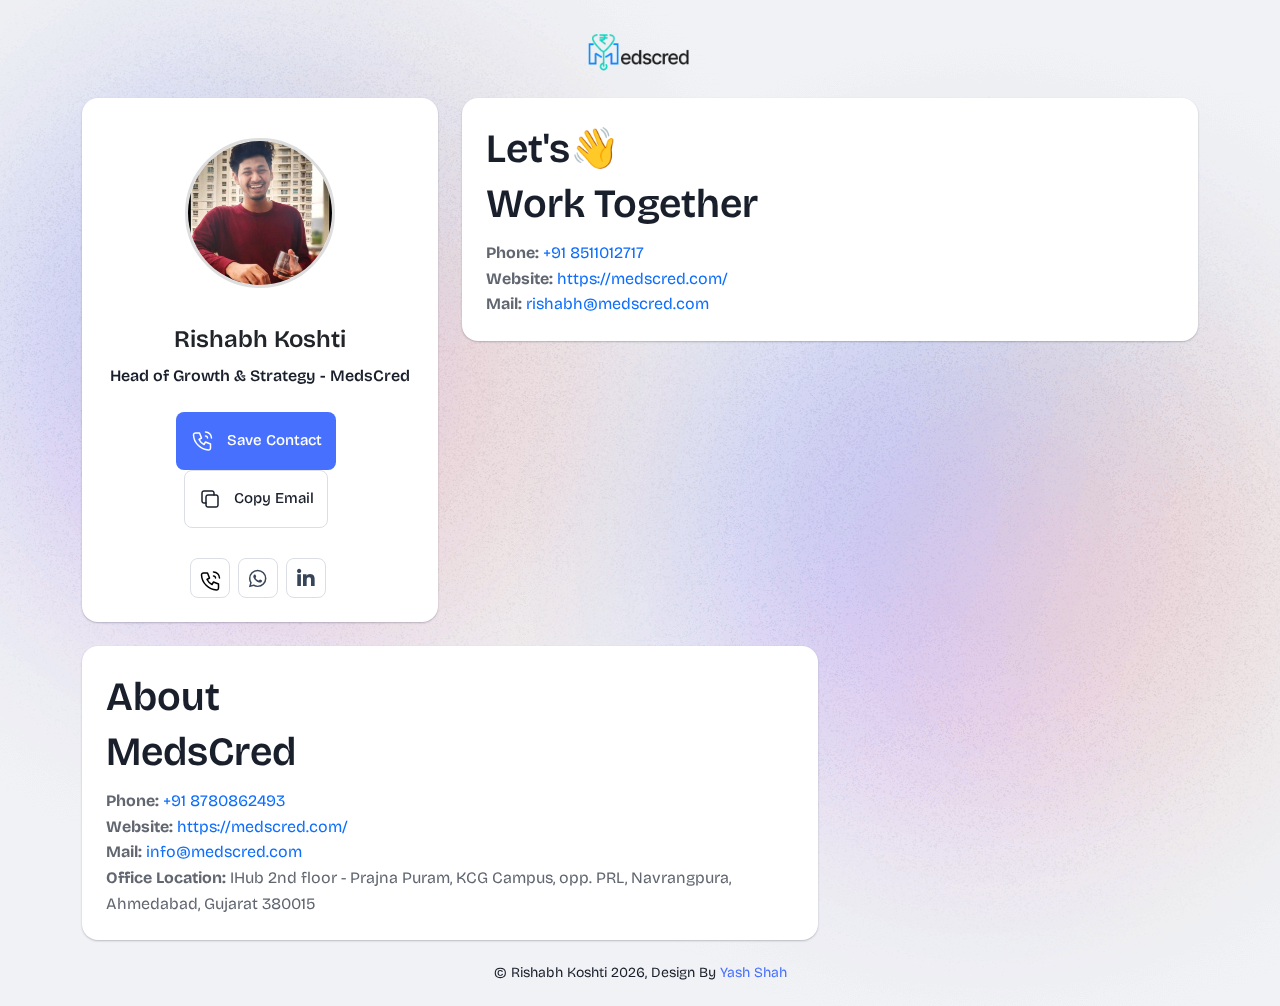
<file: index.html>
<!DOCTYPE html>
<html lang="en">

<head>
  <meta charset="UTF-8">
  <meta http-equiv="X-UA-Compatible" content="IE=edge">
  <title>Rishabh Koshti - Head of Growth & Strategy</title>
  <meta name="description" content="Rishabh Koshti - Head of Growth & Strategy Contact Card">
  <meta name="viewport" content="width=device-width, initial-scale=1">

  <link rel="shortcut icon" type="image/x-icon" href="assets/img/favicon.svg">

  <link rel="stylesheet" href="assets/css/bootstrap.min.css">
  <link rel="stylesheet" href="assets/fontawsome/css/all.min.css">
  <link rel="stylesheet" href="assets/fontawsome/css/fontawesome.min.css">
  <link rel="stylesheet" href="assets/css/slick.css">
  <link rel="stylesheet" href="assets/css/magnific-popup.css">
  <link rel="stylesheet" href="assets/css/style.css">
  <link rel="stylesheet" href="assets/css/responsive.css">
</head>

<body>

  <div id="page-content">

    <!-- main area part start -->
    <main>
      <div class="company-logo text-center mb-4">
        <img src="assets/logo.png" alt="Medscred Logo" style="max-height: 50px; width: auto;">
      </div>
      <section class="home-area">
        <div class="container">
          <div class="row g-4">
            <div class="col-xl-4">
              <div class="card profile-card">
                <div class="card-body">
                  <div class="image text-center">
                     <img src="assets/rishabh.jpg" alt="Rishabh Koshti profile picture" style="width: 150px; height: 150px; border-radius: 50%; object-fit: cover; border: 3px solid #ddd;" onerror="this.style.display='none'; this.nextElementSibling.style.display='block';">
                  </div>
                  <div class="text text-center">
                    <h2 class="card-title" style="display: flex; align-items: center; justify-content: center;">Rishabh Koshti</h2>
                    <!-- <h2 class="card-title align-items: flex-center;">Rishabh Koshti</h2> -->
                    <p><span>Head of Growth & Strategy - MedsCred</span></p>
                    <div class="common-button-groups">
                      <a class="btn btn-call" href="./vfc/RishabhKoshti.vcf" download>
                        <svg class="icon" width="25" height="24" viewBox="0 0 25 24" fill="none"
                          xmlns="http://www.w3.org/2000/svg">
                          <path
                            d="M5.5 4H9.5L11.5 9L9 10.5C10.071 12.6715 11.8285 14.429 14 15.5L15.5 13L20.5 15V19C20.5 19.5304 20.2893 20.0391 19.9142 20.4142C19.5391 20.7893 19.0304 21 18.5 21C14.5993 20.763 10.9202 19.1065 8.15683 16.3432C5.3935 13.5798 3.73705 9.90074 3.5 6C3.5 5.46957 3.71071 4.96086 4.08579 4.58579C4.46086 4.21071 4.96957 4 5.5 4Z"
                            stroke="white" stroke-width="1.5" stroke-linecap="round" stroke-linejoin="round" />
                          <path
                            d="M15.5 7C16.0304 7 16.5391 7.21071 16.9142 7.58579C17.2893 7.96086 17.5 8.46957 17.5 9"
                            stroke="white" stroke-width="1.5" stroke-linecap="round" stroke-linejoin="round" />
                          <path d="M15.5 3C17.0913 3 18.6174 3.63214 19.7426 4.75736C20.8679 5.88258 21.5 7.4087 21.5 9"
                            stroke="white" stroke-width="1.5" stroke-linecap="round" stroke-linejoin="round" />
                        </svg>
                        Save Contact
                      </a>
                      <button class="btn btn-copy" data-clipboard-text="rishabh@medscred.com">
                        <svg class="icon" width="24" height="24" viewBox="0 0 24 24" fill="none"
                          xmlns="http://www.w3.org/2000/svg">
                          <path
                            d="M8 10C8 9.46957 8.21071 8.96086 8.58579 8.58579C8.96086 8.21071 9.46957 8 10 8H18C18.5304 8 19.0391 8.21071 19.4142 8.58579C19.7893 8.96086 20 9.46957 20 10V18C20 18.5304 19.7893 19.0391 19.4142 19.4142C19.0391 19.7893 18.5304 20 18 20H10C9.46957 20 8.96086 19.7893 8.58579 19.4142C8.21071 19.0391 8 18.5304 8 18V10Z"
                            stroke="currentColor" stroke-width="1.5" stroke-linecap="round" stroke-linejoin="round" />
                          <path
                            d="M16 8V6C16 5.46957 15.7893 4.96086 15.4142 4.58579C15.0391 4.21071 14.5304 4 14 4H6C5.46957 4 4.96086 4.21071 4.58579 4.58579C4.21071 4.96086 4 5.46957 4 6V14C4 14.5304 4.21071 15.0391 4.58579 15.4142C4.96086 15.7893 5.46957 16 6 16H8"
                            stroke="currentColor" stroke-width="1.5" stroke-linecap="round" stroke-linejoin="round" />
                        </svg>
                        Copy Email
                      </button>
                    </div>
                    <div class="social-media-icon">
                      <ul class="list-unstyled">
                        <li><a href="tel:+918511012717" aria-label="Call Rishabh Koshti"><svg class="icon" width="25" height="25" viewBox="0 0 25 25" fill="none" xmlns="http://www.w3.org/2000/svg" style="color: #000;">
                          <path
                            d="M5.5 4H9.5L11.5 9L9 10.5C10.071 12.6715 11.8285 14.429 14 15.5L15.5 13L20.5 15V19C20.5 19.5304 20.2893 20.0391 19.9142 20.4142C19.5391 20.7893 19.0304 21 18.5 21C14.5993 20.763 10.9202 19.1065 8.15683 16.3432C5.3935 13.5798 3.73705 9.90074 3.5 6C3.5 5.46957 3.71071 4.96086 4.08579 4.58579C4.46086 4.21071 4.96957 4 5.5 4Z"
                            stroke="black" stroke-width="1.5" stroke-linecap="round" stroke-linejoin="round" />
                          <path d="M15.5 7C16.0304 7 16.5391 7.21071 16.9142 7.58579C17.2893 7.96086 17.5 8.46957 17.5 9" stroke="black"
                            stroke-width="1.5" stroke-linecap="round" stroke-linejoin="round" />
                          <path d="M15.5 3C17.0913 3 18.6174 3.63214 19.7426 4.75736C20.8679 5.88258 21.5 7.4087 21.5 9" stroke="black"
                            stroke-width="1.5" stroke-linecap="round" stroke-linejoin="round" />
                        </svg></a></li>
                        <li><a href="https://wa.me/+918511012717" aria-label="WhatsApp Rishabh Koshti"><i class="fab fa-whatsapp"></i></a></li>
                        <li><a href="https://www.linkedin.com/in/kaumil-mehta/" target="_blank" rel="noopener noreferrer" aria-label="LinkedIn Kaumil Mehta"><i class="fab fa-linkedin-in"></i></a></li>
                      </ul>
                    </div>
                  </div>
                </div>
              </div>
            </div>
            
            <div class="col-xl-8">
              <div class="services-area">
                <div class="row g-4">
                  <div class="col-xl-12">
                    <div class="card lets-talk-together-card">
                      <div class="card-body">
                        <h3 class="card-title">Let's👋
                          <span class="d-block">Work Together</span>
                        </h3>
                        
                        <p><b>Phone:</b> <a href="tel:+918511012717"><span>+91 8511012717</span></a></p>
                        <p><b>Website:</b> <a href="https://medscred.com/" target="_blank" rel="noopener noreferrer"><span>https://medscred.com/</span></a></p>
                        <p><b>Mail:</b> <a href="mailto:rishabh@medscred.com"><span>rishabh@medscred.com</span></a></p>
                      </div>
                    </div>
                  </div>
                </div>
              </div>
            </div>

            
            <div class="col-xl-8">
              <div class="services-area">
                <div class="row g-4">
                  <div class="col-xl-12">
                    <div class="card lets-talk-together-card">
                      <div class="card-body">
                        <h3 class="card-title">About
                          <span class="d-block">MedsCred</span>
                        </h3>
                        
                        <p><b>Phone:</b> <a href="tel:+918780862493"><span>+91 8780862493</span></a></p>
                        <p><b>Website:</b> <a href="https://medscred.com/" target="_blank" rel="noopener noreferrer"><span>https://medscred.com/</span></a></p>
                        <p><b>Mail:</b> <a href="mailto:info@medscred.com"><span>info@medscred.com</span></a></p>
                        <p><b>Office Location:</b> IHub 2nd floor - Prajna Puram, KCG Campus, opp. PRL, Navrangpura, Ahmedabad, Gujarat 380015</a></p>
                      </div>
                    </div>
                  </div>
                </div>
              </div>
            </div>
            
          </div>
        </div>
      </section>
      <!-- background shape area start -->
      <div class="background-shapes">
        <div class="shape-1 common-shape">
          <img src="assets/img/bg/banner-shape-1.png" alt="Background shape decoration">
        </div>
        <div class="shape-2 common-shape">
          <img src="assets/img/bg/banner-shape-1.png" alt="Background shape decoration">
        </div>
        <div class="threed-shape-1 move-with-cursor" data-value="1">
          <img src="assets/img/bg/object-3d-1.png" alt="3D decorative object">
        </div>
        <div class="threed-shape-2 move-with-cursor" data-value="1">
          <img src="assets/img/bg/object-3d-2.png" alt="3D decorative object">
        </div>
      </div>
      <!-- background shape area end -->
    </main>
    <!-- main area part end -->

    <!-- footer part start -->
    <footer class="footer-area">
      <div class="container">
        <div class="text text-center">
          <p>&copy; Rishabh Koshti <script>document.write(new Date().getFullYear())</script>, Design By <a href="https://github.com/Yashs2774">Yash Shah</a></p>
        </div>
      </div>
    </footer>
  </div>

  <!-- JS here -->
  <script src="assets/js/vendor/jquery-3.6.0.min.js"></script>
  <script src="assets/js/bootstrap.bundle.min.js"></script>
  <script src="assets/js/jquery.magnific-popup.min.js"></script>
  <script src="assets/js/ajax-form.js"></script>
  <script src="assets/js/clipboard.min.js"></script>
  <script src="assets/js/slick.min.js"></script>
  <script src="assets/js/script.js"></script>
</body>

</html>
</file>
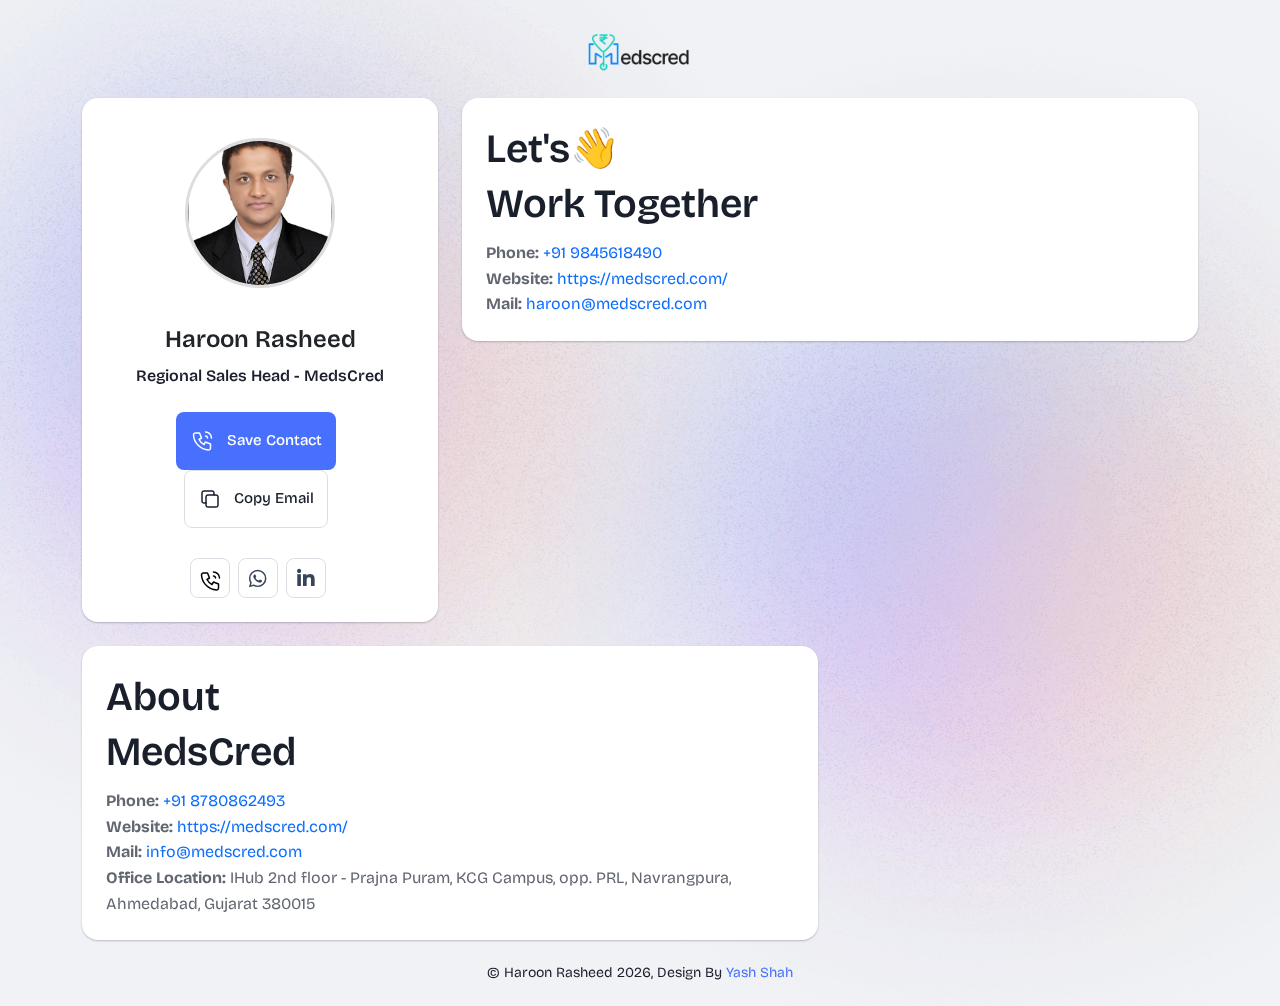
<file: haroon.html>
<!DOCTYPE html>
<html lang="en">

<head>
  <meta charset="UTF-8">
  <meta http-equiv="X-UA-Compatible" content="IE=edge">
  <title>Haroon Rasheed - Regional Sales Head</title>
  <meta name="description" content="Haroon Rasheed - Regional Sales Head Contact Card">
  <meta name="viewport" content="width=device-width, initial-scale=1">

  <link rel="shortcut icon" type="image/x-icon" href="assets/img/favicon.svg">

  <link rel="stylesheet" href="assets/css/bootstrap.min.css">
  <link rel="stylesheet" href="assets/fontawsome/css/all.min.css">
  <link rel="stylesheet" href="assets/fontawsome/css/fontawesome.min.css">
  <link rel="stylesheet" href="assets/css/slick.css">
  <link rel="stylesheet" href="assets/css/magnific-popup.css">
  <link rel="stylesheet" href="assets/css/style.css">
  <link rel="stylesheet" href="assets/css/responsive.css">
</head>

<body>

  <div id="page-content">

    <!-- main area part start -->
    <main>
      <div class="company-logo text-center mb-4">
        <img src="assets/logo.png" alt="Medscred Logo" style="max-height: 50px; width: auto;">
      </div>
      <section class="home-area">
        <div class="container">
          <div class="row g-4">
            <div class="col-xl-4">
              <div class="card profile-card">
                <div class="card-body">
                  <div class="image text-center">
                     <img src="assets/haroon.jpg" alt="Haroon Rasheed 
 profile picture" style="width: 150px; height: 150px; border-radius: 50%; object-fit: cover; border: 3px solid #ddd;" onerror="this.style.display='none'; this.nextElementSibling.style.display='block';">
                  </div>
                  <div class="text text-center">
                    <h2 class="card-title" style="display: flex; align-items: center; justify-content: center;">Haroon Rasheed 
</h2>                    <p><span>Regional Sales Head - MedsCred</span></p>
                    <div class="common-button-groups">
                      <a class="btn btn-call" href="./vfc/Haroon Rasheed .vcf" download>
                        <svg class="icon" width="25" height="24" viewBox="0 0 25 24" fill="none"
                          xmlns="http://www.w3.org/2000/svg">
                          <path
                            d="M5.5 4H9.5L11.5 9L9 10.5C10.071 12.6715 11.8285 14.429 14 15.5L15.5 13L20.5 15V19C20.5 19.5304 20.2893 20.0391 19.9142 20.4142C19.5391 20.7893 19.0304 21 18.5 21C14.5993 20.763 10.9202 19.1065 8.15683 16.3432C5.3935 13.5798 3.73705 9.90074 3.5 6C3.5 5.46957 3.71071 4.96086 4.08579 4.58579C4.46086 4.21071 4.96957 4 5.5 4Z"
                            stroke="white" stroke-width="1.5" stroke-linecap="round" stroke-linejoin="round" />
                          <path
                            d="M15.5 7C16.0304 7 16.5391 7.21071 16.9142 7.58579C17.2893 7.96086 17.5 8.46957 17.5 9"
                            stroke="white" stroke-width="1.5" stroke-linecap="round" stroke-linejoin="round" />
                          <path d="M15.5 3C17.0913 3 18.6174 3.63214 19.7426 4.75736C20.8679 5.88258 21.5 7.4087 21.5 9"
                            stroke="white" stroke-width="1.5" stroke-linecap="round" stroke-linejoin="round" />
                        </svg>
                        Save Contact
                      </a>
                      <button class="btn btn-copy" data-clipboard-text="haroon@medscred.com">
                        <svg class="icon" width="24" height="24" viewBox="0 0 24 24" fill="none"
                          xmlns="http://www.w3.org/2000/svg">
                          <path
                            d="M8 10C8 9.46957 8.21071 8.96086 8.58579 8.58579C8.96086 8.21071 9.46957 8 10 8H18C18.5304 8 19.0391 8.21071 19.4142 8.58579C19.7893 8.96086 20 9.46957 20 10V18C20 18.5304 19.7893 19.0391 19.4142 19.4142C19.0391 19.7893 18.5304 20 18 20H10C9.46957 20 8.96086 19.7893 8.58579 19.4142C8.21071 19.0391 8 18.5304 8 18V10Z"
                            stroke="currentColor" stroke-width="1.5" stroke-linecap="round" stroke-linejoin="round" />
                          <path
                            d="M16 8V6C16 5.46957 15.7893 4.96086 15.4142 4.58579C15.0391 4.21071 14.5304 4 14 4H6C5.46957 4 4.96086 4.21071 4.58579 4.58579C4.21071 4.96086 4 5.46957 4 6V14C4 14.5304 4.21071 15.0391 4.58579 15.4142C4.96086 15.7893 5.46957 16 6 16H8"
                            stroke="currentColor" stroke-width="1.5" stroke-linecap="round" stroke-linejoin="round" />
                        </svg>
                        Copy Email
                      </button>
                    </div>
                    <div class="social-media-icon">
                      <ul class="list-unstyled">
                        <li><a href="tel:+919845618490" aria-label="Call Haroon Rasheed 
"><svg class="icon" width="25" height="25" viewBox="0 0 25 25" fill="none" xmlns="http://www.w3.org/2000/svg" style="color: #000;">
                          <path
                            d="M5.5 4H9.5L11.5 9L9 10.5C10.071 12.6715 11.8285 14.429 14 15.5L15.5 13L20.5 15V19C20.5 19.5304 20.2893 20.0391 19.9142 20.4142C19.5391 20.7893 19.0304 21 18.5 21C14.5993 20.763 10.9202 19.1065 8.15683 16.3432C5.3935 13.5798 3.73705 9.90074 3.5 6C3.5 5.46957 3.71071 4.96086 4.08579 4.58579C4.46086 4.21071 4.96957 4 5.5 4Z"
                            stroke="black" stroke-width="1.5" stroke-linecap="round" stroke-linejoin="round" />
                          <path d="M15.5 7C16.0304 7 16.5391 7.21071 16.9142 7.58579C17.2893 7.96086 17.5 8.46957 17.5 9" stroke="black"
                            stroke-width="1.5" stroke-linecap="round" stroke-linejoin="round" />
                          <path d="M15.5 3C17.0913 3 18.6174 3.63214 19.7426 4.75736C20.8679 5.88258 21.5 7.4087 21.5 9" stroke="black"
                            stroke-width="1.5" stroke-linecap="round" stroke-linejoin="round" />
                        </svg></a></li>
                        <li><a href="https://wa.me/+919845618490" aria-label="WhatsApp Haroon Rasheed 
"><i class="fab fa-whatsapp"></i></a></li>
                        <li><a href="https://www.linkedin.com/in/haroontherasheed/" target="_blank" rel="noopener noreferrer" aria-label="LinkedIn Haroon Rasheed 
"><i class="fab fa-linkedin-in"></i></a></li>
                      </ul>
                    </div>
                  </div>
                </div>
              </div>
            </div>
            
            <div class="col-xl-8">
              <div class="services-area">
                <div class="row g-4">
                  <div class="col-xl-12">
                    <div class="card lets-talk-together-card">
                      <div class="card-body">
                        <h3 class="card-title">Let's👋
                          <span class="d-block">Work Together</span>
                        </h3>
                        
                        <p><b>Phone:</b> <a href="tel:+919845618490"><span>+91 9845618490</span></a></p>
                        <p><b>Website:</b> <a href="https://medscred.com/" target="_blank" rel="noopener noreferrer"><span>https://medscred.com/</span></a></p>
                        <p><b>Mail:</b> <a href="mailto:haroon@medscred.com"><span>haroon@medscred.com</span></a></p>
                      </div>
                    </div>
                  </div>
                </div>
              </div>
            </div>

            
            <div class="col-xl-8">
              <div class="services-area">
                <div class="row g-4">
                  <div class="col-xl-12">
                    <div class="card lets-talk-together-card">
                      <div class="card-body">
                        <h3 class="card-title">About
                          <span class="d-block">MedsCred</span>
                        </h3>
                        
                        <p><b>Phone:</b> <a href="tel:+918780862493"><span>+91 8780862493</span></a></p>
                        <p><b>Website:</b> <a href="https://medscred.com/" target="_blank" rel="noopener noreferrer"><span>https://medscred.com/</span></a></p>
                        <p><b>Mail:</b> <a href="mailto:info@medscred.com"><span>info@medscred.com</span></a></p>
                        <p><b>Office Location:</b> IHub 2nd floor - Prajna Puram, KCG Campus, opp. PRL, Navrangpura, Ahmedabad, Gujarat 380015</a></p>
                      </div>
                    </div>
                  </div>
                </div>
              </div>
            </div>
            
          </div>
        </div>
      </section>
      <!-- background shape area start -->
      <div class="background-shapes">
        <div class="shape-1 common-shape">
          <img src="assets/img/bg/banner-shape-1.png" alt="Background shape decoration">
        </div>
        <div class="shape-2 common-shape">
          <img src="assets/img/bg/banner-shape-1.png" alt="Background shape decoration">
        </div>
        <div class="threed-shape-1 move-with-cursor" data-value="1">
          <img src="assets/img/bg/object-3d-1.png" alt="3D decorative object">
        </div>
        <div class="threed-shape-2 move-with-cursor" data-value="1">
          <img src="assets/img/bg/object-3d-2.png" alt="3D decorative object">
        </div>
      </div>
      <!-- background shape area end -->
    </main>
    <!-- main area part end -->

    <!-- footer part start -->
    <footer class="footer-area">
      <div class="container">
        <div class="text text-center">
          <p>&copy; Haroon Rasheed 
 <script>document.write(new Date().getFullYear())</script>, Design By <a href="https://github.com/Yashs2774">Yash Shah</a></p>
        </div>
      </div>
    </footer>
  </div>

  <!-- JS here -->
  <script src="assets/js/vendor/jquery-3.6.0.min.js"></script>
  <script src="assets/js/bootstrap.bundle.min.js"></script>
  <script src="assets/js/jquery.magnific-popup.min.js"></script>
  <script src="assets/js/ajax-form.js"></script>
  <script src="assets/js/clipboard.min.js"></script>
  <script src="assets/js/slick.min.js"></script>
  <script src="assets/js/script.js"></script>
</body>

</html>
</file>
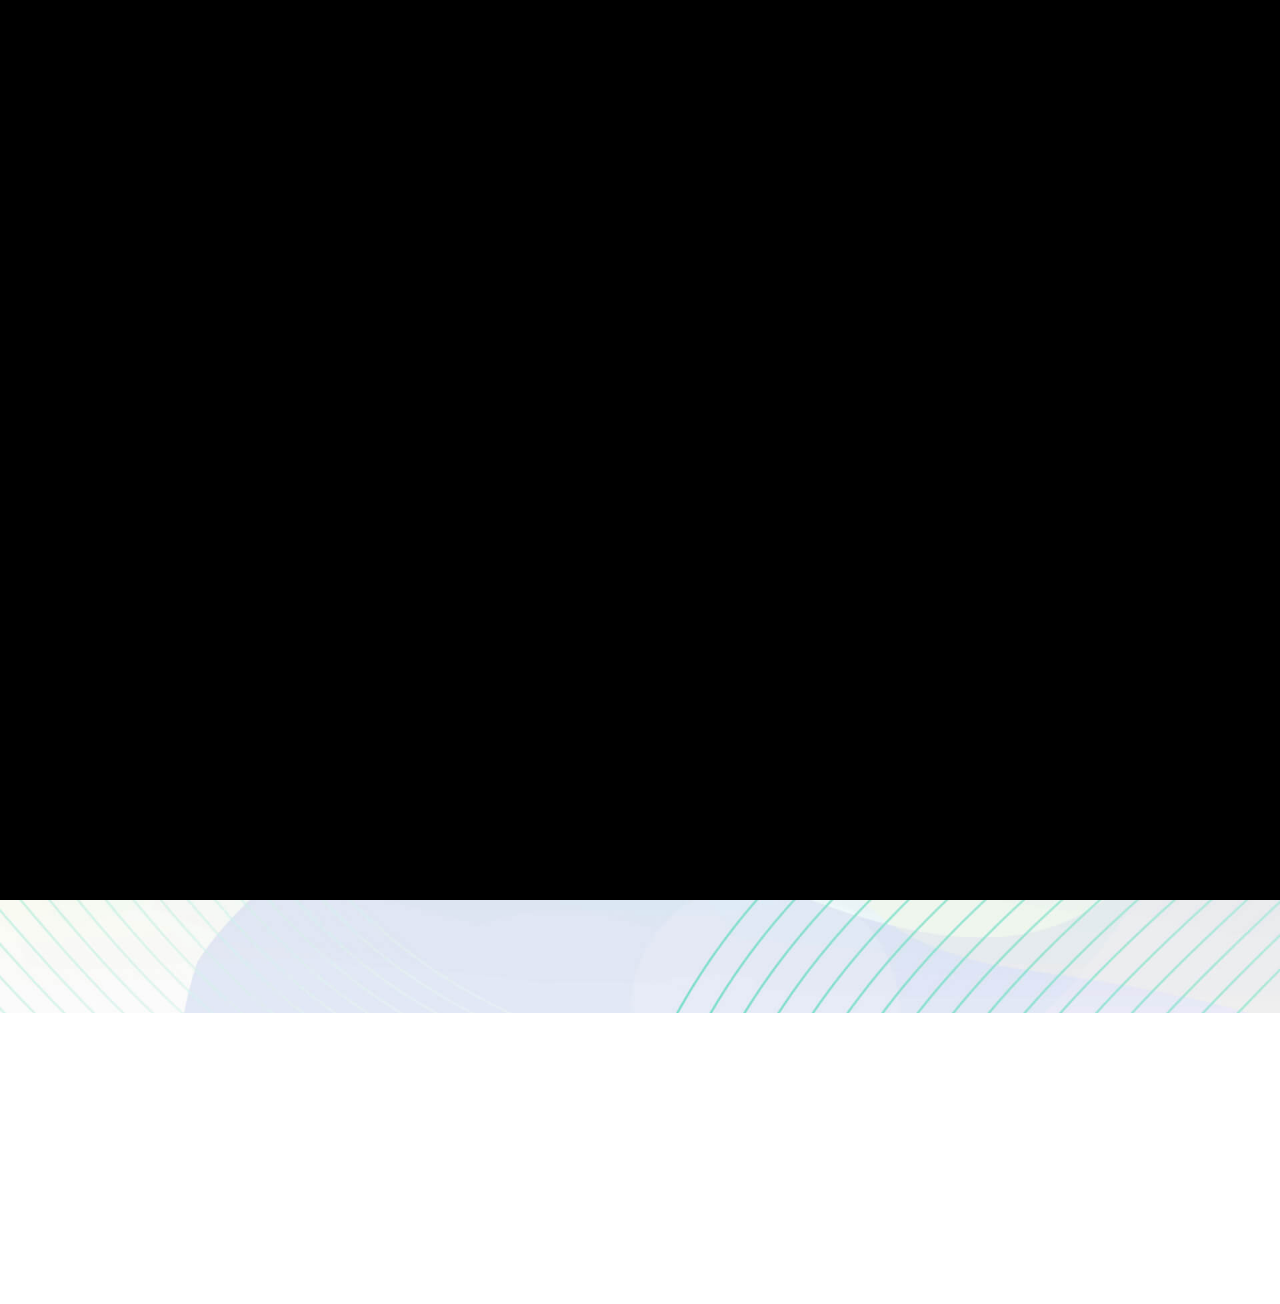
<file: janiShaikh.html>
<!DOCTYPE html>
<html lang="en">

<head>
    <meta charset="UTF-8" />
    <meta http-equiv="X-UA-Compatible" content="IE=edge" />
    <meta name="viewport" content="width=device-width, initial-scale=1.0" />
    <link rel="shortcut icon" href="vcard/images/fav.png" type="image/x-icon">
    <link rel="stylesheet" href="vcard/assets/fontaswesome/css/all.min.css" />
    <link rel="stylesheet" href="vcard/assets/fontaswesome/css/fontawesome.min.css" />
    <link rel="preconnect" href="https://fonts.googleapis.com/" />
    <link rel="preconnect" href="https://fonts.gstatic.com/" crossorigin />
    <link
        href="https://fonts.googleapis.com/css2?family=Poppins:ital,wght@0,200;0,300;0,400;0,500;0,600;0,700;1,400;1,500;1,600&amp;family=Roboto+Slab:wght@300;400;500;600;700&amp;display=swap"
        rel="stylesheet" />
    <link rel="stylesheet" type="text/css" href="vcard/css/vendor/slick.css" />
    <link rel="stylesheet" href="vcard/css/tailwind.css" />
    <link rel="stylesheet" href="vcard/css/custom.css" />
    <title>MEDSCRED - Simplifying All Healthcare Finance</title>

    <script>
        // On page load or when changing themes, best to add inline in `head` to avoid FOUC
        if (localStorage.getItem("color-theme") === "dark" || (!("color-theme" in localStorage) && window.matchMedia("(prefers-color-scheme: dark)").matches)) {
            document.documentElement.classList.add("dark");
        } else {
            document.documentElement.classList.remove("dark");
        }
    </script>
</head>

<body>
    <div id="preloader">
        <div class="loader_line"></div>
    </div>

    <div class="bg-homeBg dark:bg-homeTwoBg-dark min-h-screen bg-no-repeat bg-center bg-cover bg-fixed md:pb-16 w-full">
        <div class="section-bg">
            <div class="w-full flex justify-between px-4">
                <a href="index.html">
                    <img src="vcard/images/medscred blue.png" alt="logo" height="10px"
                        style="height: 50px!important;" />
                </a>
            </div>
        </div>

        <div class="container grid grid-cols-12 md:gap-10 justify-between lg:mt-[220px]">
            <div class="col-span-12 lg:col-span-4 hidden lg:block h-screen sticky top-44">
                <div
                    class="w-full mb-6 lg:mb-0 mx-auto relative bg-white text-center dark:bg-[#111111] px-6 rounded-[20px] mt-[180px] md:mt-[220px] lg:mt-0">
                    <img src="vcard/images/janishaikh.jpg"
                        class="w-[240px] absolute left-[50%] transform -translate-x-[50%] h-[240px] drop-shadow-xl mx-auto rounded-[20px] -mt-[140px]"
                        alt="about" />
                    <div class="pt-[100px] pb-8">
                        <h2 class="mt-6 mb-1 text-[26px] font-semibold dark:text-white"> Jani Shaik </h2>
                        <h3
                            class="mb-4 text-[#7B7B7B] inline-block dark:bg-[#1D1D1D] px-5 py-1.5 rounded-lg dark:text-[#A6A6A6]">
                            Business Development Manager </h3>
                        <!-- personal infomation start -->
                        <div class="p-7 rounded-2xl mt-7 bg-[#F3F6F6] dark:bg-[#1D1D1D]">
                            <div class="flex border-b border-[#E3E3E3] dark:border-[#3D3A3A] pb-2.5">
                                <span class="socialbtn bg-white dark:bg-black text-[#E93B81] shadow-md">
                                    <i class="fa-solid fa-mobile-screen-button"></i>
                                </span>
                                <div class="text-left ml-2.5">
                                    <p class="text-xs text-[#44566C] dark:text-[#A6A6A6]"> Phone </p>
                                    <p class="dark:text-white"><a href="tel:+918686330221">+91 8686330221</a></p>
                                </div>
                            </div>
                            <div class="flex border-b border-[#E3E3E3] dark:border-[#3D3A3A] py-2.5">
                                <span class="socialbtn bg-white dark:bg-black text-[#6AB5B9] shadow-md">
                                    <i class="fa-solid fa-envelope-open-text"></i>
                                </span>
                                <div class="text-left ml-2.5">
                                    <p class="text-xs text-[#44566C] dark:text-[#A6A6A6]"> Email </p>
                                    <p class="dark:text-white"><a
                                            href="mailto:jani@medscred.com">jani@medscred.com</a></p>
                                </div>
                            </div>
                        </div>
                        <!-- personal infomation end-->
                        <!-- dowanload button -->
                        <button class="dowanload-btn" onclick="window.open('./janiShaikh.vcf')">
                            <img class="mr-3" src="vcard/images/icons/dowanload.png" alt="icon" /> Save Contact
                        </button>
                    </div>
                </div>
            </div>
            <div class="col-span-12 lg:col-span-8">

                <!-- about me section start -->
                <div>
                    <div class="lg:rounded-2xl bg-white dark:bg-[#111111]">
                        <div class="pt-3 md:py-12 px-2 sm:px-5 md:px-10 lg:px-14">
                            <!-- about page title -->
                            <!-- <h2 class="after-effect after:left-52">About Me</h2> -->
                            <!-- personal info for mobile devices start -->
                            <div class="lg:hidden">
                                <div
                                    class="w-full mb-6 lg:mb-0 mx-auto relative bg-white text-center dark:bg-[#111111] px-0 rounded-[20px] mt-[180px] md:mt-[220px] lg:mt-0">
                                    <!-- profile image  -->
                                    <img src="vcard/images/janishaikh.jpg"
                                        class="w-[20px] absolute left-[50%] transform -translate-x-[50%] h-[20px] drop-shadow-xl mx-auto rounded-[20px] -mt-[140px]"
                                        alt="about" style="height:250px;" />
                                    <div class="pt-[100px] pb-8">
                                        <h2 class="mt-6 mb-1 text-[26px] font-semibold dark:text-white">Jani Shaik
                                        </h2>
                                        <h3
                                            class="mb-4 text-[#7B7B7B] inline-block dark:bg-[#1D1D1D] px-5 py-1.5 rounded-lg dark:text-[#A6A6A6]">
                                            Business Development Manager</h3>

                                        <div class="flex justify-center space-x-3">
                                            <a href="https://wa.me/+918686330221" target="_blank"
                                                rel="noopener noreferrer">
                                                <span class="socialbtn" style="color: #00BD07!important;">
                                                    <i class="fa-brands fa-whatsapp"></i>
                                                </span>
                                            </a>

                                            <a href="https://www.linkedin.com/in/jani-shaik-186563154/"
                                                target="_blank" rel="noopener noreferrer">
                                                <span class="socialbtn text-[#0072b1]">
                                                    <i class="fa-brands fa-linkedin-in"></i>
                                                </span>
                                            </a>
                                        </div>
                                        <!-- personal info start -->
                                        <div class="p-7 rounded-2xl mt-7 bg-[#F3F6F6] dark:bg-[#1D1D1D]">
                                            <div class="flex border-b border-[#E3E3E3] dark:border-[#3D3A3A] pb-2.5">
                                                <span class="socialbtn bg-white dark:bg-black text-[#E93B81] shadow-md">
                                                    <i class="fa-solid fa-mobile-screen-button"></i>
                                                </span>
                                                <div class="text-left ml-2.5">
                                                    <p class="text-xs text-[#44566C] dark:text-[#A6A6A6]"> Phone </p>
                                                    <p class="dark:text-white"><a href="tel:+918686330221">+91
                                                            8686330221</a></p>
                                                </div>
                                            </div>

                                            <div class="flex border-b border-[#E3E3E3] dark:border-[#3D3A3A] py-2.5">
                                                <span
                                                    class="socialbtn bg-white dark:bg-black text-[#6AB5B9] shadow-md px-4">
                                                    <i class="fa-solid fa-envelope-open-text"></i>
                                                </span>
                                                <div class="text-left ml-2.5">
                                                    <p class="text-xs text-[#44566C] dark:text-[#A6A6A6]"> Email </p>
                                                    <p class="dark:text-white"><a
                                                            href="mailto:jani@medscred.com">jani@medscred.com</a>
                                                    </p>
                                                </div>
                                            </div>
                                            <div class="flex border-b border-[#E3E3E3] dark:border-[#3D3A3A] py-2.5">
                                                <span
                                                    class="socialbtn bg-white dark:bg-black text-[#FD7590] shadow-md px-4">
                                                    <i class="fa-solid fa-location-dot"></i>
                                                </span>
                                                <div class="text-left ml-2.5">
                                                    <p class="text-xs text-[#44566C] dark:text-[#A6A6A6]">Office
                                                        Location </p>
                                                    <p class="dark:text-white"><a href="https://g.co/kgs/XJX9aFv">IHub
                                                            2nd floor - Prajna Puram, KCG Campus, opp. PRL, Navrangpura,
                                                            Ahmedabad, Gujarat 380015</a></p>
                                                </div>
                                            </div>
                                        </div>
                                        <!-- personal info end -->

                                        <!-- dowanload button -->
                                        <button class="dowanload-btn" onclick="window.open('./janiShaikh.vcf')">
                                            <img class="mr-3" src="vcard/images/icons/dowanload.png" alt="icon" /> Save
                                            Contact
                                        </button>
                                    </div>
                                </div>
                            </div>
                            <!-- personal info for mobile devices end -->

                        </div>

                        <!-- footer start -->
                        <footer class="overflow-hidden rounded-b-2xl" style="background: transparent">
                            <p class="text-center py-6 text-gray-lite dark:text-color-910"> © 2025 All Rights
                                Reserved<br />
                                <a class="hover:text-[#FA5252] duration-300 transition" href="https://medscred.com"
                                    target="_blank" rel="noopener noreferrer"> Medscred</a>.
                            </p>
                        </footer>
                        <!-- footer section end -->
                    </div>
                </div>
                <!-- about me section start -->
            </div>
        </div>
    </div>
    <!-- End bgHomeBg -->


    <!--==== js =====-->
    <script src="vcard/js/vendor/jquary.min.js"></script>
    <script src="vcard/js/vendor/slick.js"></script>
    <!-- main js -->
    <script src="vcard/js/main.js"></script>
</body>

</html>
</file>
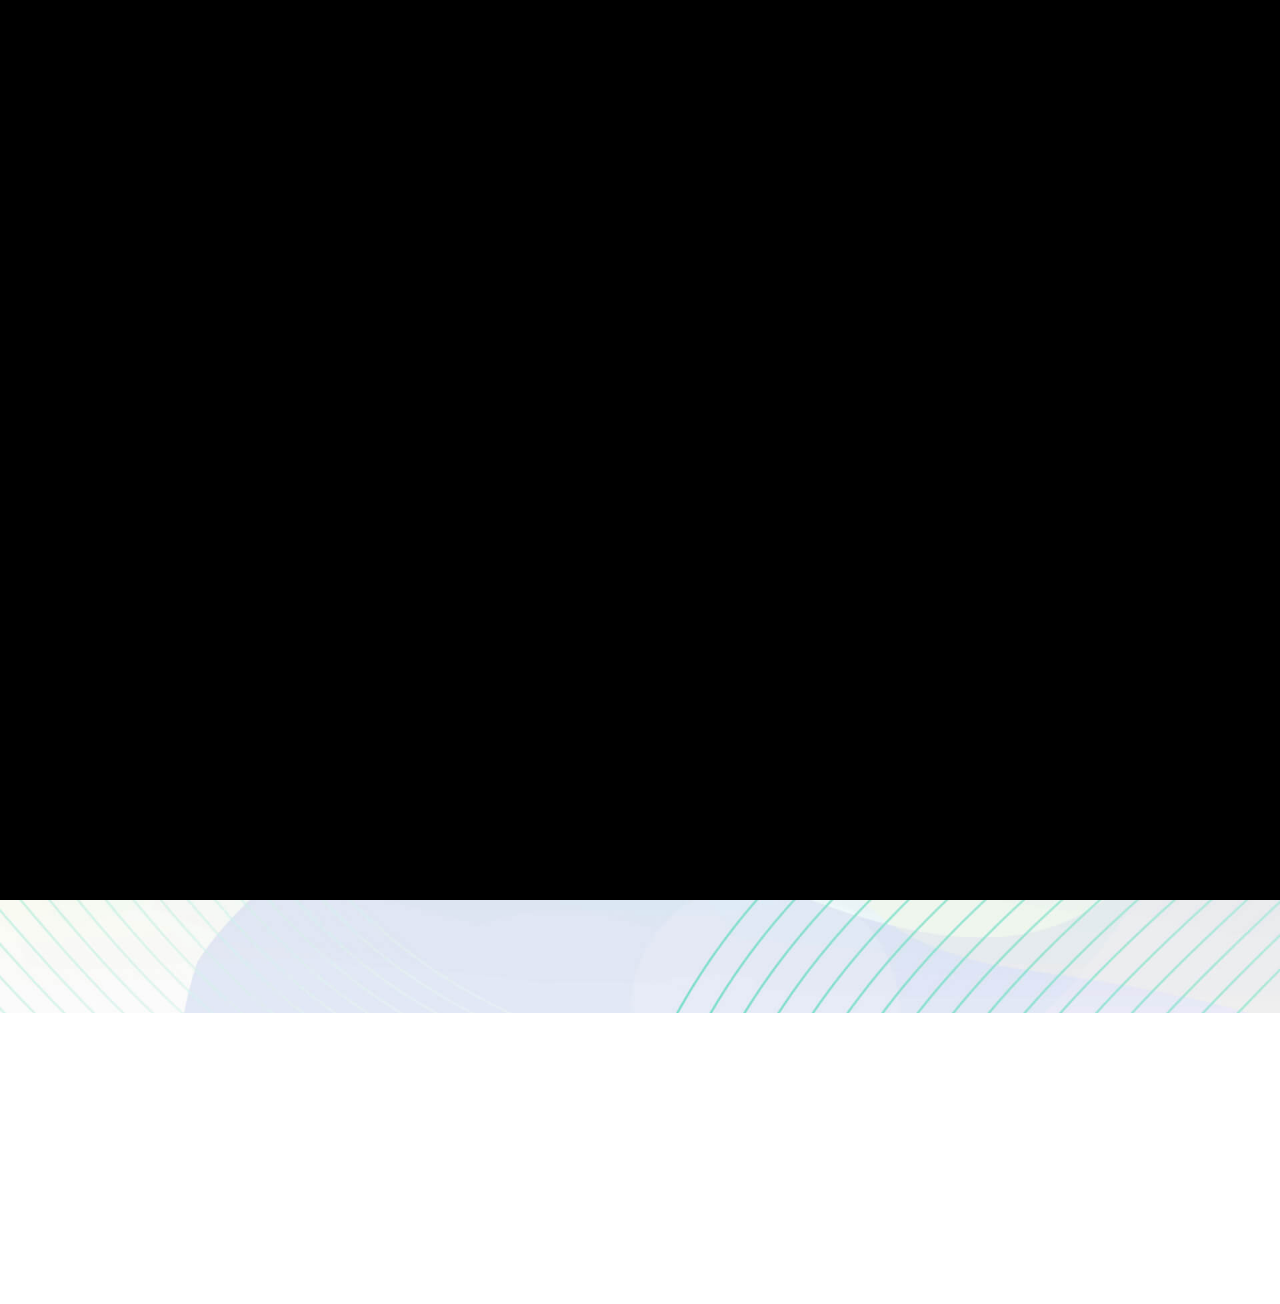
<file: kaumil.html>
<!DOCTYPE html>
<html lang="en">

<head>
    <meta charset="UTF-8" />
    <meta http-equiv="X-UA-Compatible" content="IE=edge" />
    <meta name="viewport" content="width=device-width, initial-scale=1.0" />
    <link rel="shortcut icon" href="vcard/images/fav.png" type="image/x-icon">
    <link rel="stylesheet" href="vcard/assets/fontaswesome/css/all.min.css" />
    <link rel="stylesheet" href="vcard/assets/fontaswesome/css/fontawesome.min.css" />
    <link rel="preconnect" href="https://fonts.googleapis.com/" />
    <link rel="preconnect" href="https://fonts.gstatic.com/" crossorigin />
    <link
        href="https://fonts.googleapis.com/css2?family=Poppins:ital,wght@0,200;0,300;0,400;0,500;0,600;0,700;1,400;1,500;1,600&amp;family=Roboto+Slab:wght@300;400;500;600;700&amp;display=swap"
        rel="stylesheet" />
    <link rel="stylesheet" type="text/css" href="vcard/css/vendor/slick.css" />
    <link rel="stylesheet" href="vcard/css/tailwind.css" />
    <link rel="stylesheet" href="vcard/css/custom.css" />
    <title>MEDSCRED - Simplifying All Healthcare Finance</title>

    <script>
        // On page load or when changing themes, best to add inline in `head` to avoid FOUC
        if (localStorage.getItem("color-theme") === "dark" || (!("color-theme" in localStorage) && window.matchMedia("(prefers-color-scheme: dark)").matches)) {
            document.documentElement.classList.add("dark");
        } else {
            document.documentElement.classList.remove("dark");
        }
    </script>
</head>

<body>
    <div id="preloader">
        <div class="loader_line"></div>
    </div>

    <div class="bg-homeBg dark:bg-homeTwoBg-dark min-h-screen bg-no-repeat bg-center bg-cover bg-fixed md:pb-16 w-full">
        <div class="section-bg">
            <div class="w-full flex justify-between px-4">
                <a href="index.html">
                    <img src="vcard/images/medscred blue.png" alt="logo" height="10px" style="height: 50px!important;"/>
                </a>
                <!-- <div class="flex items-center">
                    <button id="theme-toggle" type="button" class="dark-light-btn">
                        <i id="theme-toggle-dark-icon" class="fa-solid text-xl fa-moon hidden"></i>
                        <i id="theme-toggle-light-icon" class="fa-solid fa-sun text-xl hidden"></i>
                    </button>
                    <button id="menu-toggle" type="button" class="menu-toggle-btn">
                        <i id="menu-toggle-open-icon" class="fa-solid fa-bars text-xl "></i>
                        <i id="menu-toggle-close-icon" class="fa-solid fa-xmark text-xl hidden  "></i>
                    </button>
                </div> -->
            </div>
        </div>

        <!-- mobile menu start -->
        <!-- <nav id="navbar" class="hidden lg:hidden">
            <ul
                class="block rounded-b-[20px] shadow-md absolute left-0 top-20 z-[22222222222222] w-full bg-white dark:bg-[#1d1d1d]">
                <li>
                    <a class="mobile-menu-items-active" href="aboutOne.html">
                        <span class="mr-2 text-xl">
                            <i class="fa-regular fa-user"></i>
                        </span>About </a>
                </li>
                <li>
                    <a class="mobile-menu-items" href="resumeOne.html">
                        <span class="mr-2 text-xl">
                            <i class="fa-regular fa-file-lines"></i>
                        </span>Resume </a>
                </li>
                <li>
                    <a class="mobile-menu-items" href="portfiloOne.html">
                        <span class="mr-2 text-xl">
                            <i class="fas fa-briefcase"></i>
                        </span>Works </a>
                </li>
                <li>
                    <a class="mobile-menu-items" href="blogOne.html">
                        <span class="mr-2 text-xl">
                            <i class="fa-brands fa-blogger"></i>
                        </span>Blogs </a>
                </li>
                <li>
                    <a class="mobile-menu-items" href="contactOne.html">
                        <span class="mr-2 text-xl">
                            <i class="fa-solid fa-address-book"></i>
                        </span> Contact </a>
                </li>
            </ul>
        </nav> -->

        <div class="container grid grid-cols-12 md:gap-10 justify-between lg:mt-[220px]">
            <div class="col-span-12 lg:col-span-4 hidden lg:block h-screen sticky top-44">
                <div
                    class="w-full mb-6 lg:mb-0 mx-auto relative bg-white text-center dark:bg-[#111111] px-6 rounded-[20px] mt-[180px] md:mt-[220px] lg:mt-0">
                    <img src="vcard/images/kaumil.jpg"
                        class="w-[240px] absolute left-[50%] transform -translate-x-[50%] h-[240px] drop-shadow-xl mx-auto rounded-[20px] -mt-[140px]"
                        alt="about" />
                    <div class="pt-[100px] pb-8">
                        <h2 class="mt-6 mb-1 text-[26px] font-semibold dark:text-white"> Kaumil Mehta </h2>
                        <h3
                            class="mb-4 text-[#7B7B7B] inline-block dark:bg-[#1D1D1D] px-5 py-1.5 rounded-lg dark:text-[#A6A6A6]">
                            Head of Finance - MEDSCRED </h3>
                        <!-- <div class="flex justify-center space-x-3">
                            <a href="https://www.facebook.com/" target="_blank" rel="noopener noreferrer">
                                <span class="socialbtn text-[#1773EA]">
                                    <i class="fa-brands fa-facebook-f"></i>
                                </span>
                            </a>
                            <a href="https://twitter.com/" target="_blank" rel="noopener noreferrer">
                                <span class="socialbtn text-[#1C9CEA]">
                                    <i class="fa-brands fa-twitter"></i>
                                </span>
                            </a>
                            <a href="https://dribbble.com/" target="_blank" rel="noopener noreferrer">
                                <span class="socialbtn text-[#e14a84]">
                                    <i class="fa-brands fa-dribbble"></i>
                                </span>
                            </a>
                            <a href="https://www.linkedin.com/" target="_blank" rel="noopener noreferrer">
                                <span class="socialbtn text-[#0072b1]">
                                    <i class="fa-brands fa-linkedin-in"></i>
                                </span>
                            </a>
                        </div> -->
                        <!-- personal infomation start -->
                        <div class="p-7 rounded-2xl mt-7 bg-[#F3F6F6] dark:bg-[#1D1D1D]">
                            <div class="flex border-b border-[#E3E3E3] dark:border-[#3D3A3A] pb-2.5">
                                <span class="socialbtn bg-white dark:bg-black text-[#E93B81] shadow-md">
                                    <i class="fa-solid fa-mobile-screen-button"></i>
                                </span>
                                <div class="text-left ml-2.5">
                                    <p class="text-xs text-[#44566C] dark:text-[#A6A6A6]"> Phone </p>
                                    <p class="dark:text-white"><a href="tel:+919727071242">+91 9727071242</a></p>
                                </div>
                            </div>
                            <div class="flex border-b border-[#E3E3E3] dark:border-[#3D3A3A] py-2.5">
                                <span class="socialbtn bg-white dark:bg-black text-[#6AB5B9] shadow-md">
                                    <i class="fa-solid fa-envelope-open-text"></i>
                                </span>
                                <div class="text-left ml-2.5">
                                    <p class="text-xs text-[#44566C] dark:text-[#A6A6A6]"> Email </p>
                                    <p class="dark:text-white"><a href="mailto:kaumil@medscred.com">kaumil@medscred.com</a></p>
                                </div>
                            </div>
                            <!-- <div class="flex border-b border-[#E3E3E3] dark:border-[#3D3A3A] py-2.5">
                                <span class="socialbtn bg-white dark:bg-black text-[#FD7590] shadow-md">
                                    <i class="fa-solid fa-location-dot"></i>
                                </span>
                                <div class="text-left ml-2.5">
                                    <p class="text-xs text-[#44566C] dark:text-[#A6A6A6]"> Location </p>
                                    <p class="dark:text-white">Vadodara, Gujarat</p>
                                </div>
                            </div> -->
                            <!-- <div class="flex py-2.5">
                                <span class="socialbtn bg-white dark:bg-black text-[#C17CEB] shadow-md">
                                    <i class="fa-solid fa-calendar-days"></i>
                                </span>
                                <div class="text-left ml-2.5">
                                    <p class="text-xs text-[#44566C] dark:text-[#A6A6A6]"> Birthday </p>
                                    <p class="dark:text-white">May 27, 1990</p>
                                </div>
                            </div> -->
                        </div>
                        <!-- personal infomation end-->
                        <!-- dowanload button -->
                        <button class="dowanload-btn" onclick="window.open('./KaumilMehta.vcf')">
                            <img class="mr-3" src="vcard/images/icons/dowanload.png" alt="icon" /> Save Contact </button>
                    </div>
                </div>
            </div>
            <div class="col-span-12 lg:col-span-8">
                <!-- header for mobile devices start -->
                <!-- <header
                    class="lg:w-[560px] h-[144px] hidden lg:block p-[30px] ml-auto mb-10 rounded-[16px] bg-white dark:bg-[#111111]">
                    <nav class="hidden lg:block">
                        <ul class="flex">
                            <li> <a class="menu-active" href="aboutOne.html">
                                    <span class="text-xl mb-1">
                                        <i class="fa-regular fa-user"></i>
                                    </span> About </a></li>
                            <li> <a class="menu-item" href="resumeOne.html">
                                    <span class="text-xl mb-1">
                                        <i class="fa-regular fa-file-lines"></i>
                                    </span> Resume </a></li>
                            <li> <a class="menu-item" href="portfiloOne.html">
                                    <span class="text-xl mb-1">
                                        <i class="fas fa-briefcase"></i>
                                    </span> Works </a></li>
                            <li><a class="menu-item" href="blogOne.html">
                                    <span class="text-xl mb-1">
                                        <i class="fa-brands fa-blogger"></i>
                                    </span> Blogs </a></li>
                            <li> <a class="menu-item" href="contactOne.html">
                                    <span class="text-xl mb-1">
                                        <i class="fa-solid fa-address-book"></i>
                                    </span> Contact </a></li>
                        </ul>
                    </nav>
                </header> -->
                <!-- header for mobile devices end -->

                <!-- about me section start -->
                <div>
                    <div class="lg:rounded-2xl bg-white dark:bg-[#111111]">
                        <div class="pt-3 md:py-12 px-2 sm:px-5 md:px-10 lg:px-14">
                            <!-- about page title -->
                            <!-- <h2 class="after-effect after:left-52">About Me</h2> -->
                            <!-- personal info for mobile devices start -->
                            <div class="lg:hidden">
                                <div
                                    class="w-full mb-6 lg:mb-0 mx-auto relative bg-white text-center dark:bg-[#111111] px-0 rounded-[20px] mt-[180px] md:mt-[220px] lg:mt-0">
                                    <!-- profile image  -->
                                    <img src="vcard/images/kaumil.jpg"
                                        class="w-[20px] absolute left-[50%] transform -translate-x-[50%] h-[20px] drop-shadow-xl mx-auto rounded-[20px] -mt-[140px]"
                                        alt="about" style="height:250px;"/>
                                    <div class="pt-[100px] pb-8">
                                        <h2 class="mt-6 mb-1 text-[26px] font-semibold dark:text-white">Kaumil Mehta
                                        </h2>
                                        <h3
                                            class="mb-4 text-[#7B7B7B] inline-block dark:bg-[#1D1D1D] px-5 py-1.5 rounded-lg dark:text-[#A6A6A6]">
                                            Head of Finance - MEDSCRED</h3>

                                            <div class="flex justify-center space-x-3">
                                                <a href="https://wa.me/+919727071242" target="_blank" rel="noopener noreferrer">
                                                    <span class="socialbtn" style="color: #00BD07!important;">
                                                        <i class="fa-brands fa-whatsapp"></i>
                                                    </span>
                                                </a>
                                                <!-- <a href="viber://add?number=919979115555" target="_blank" rel="noopener noreferrer">
                                                    <span class="socialbtn" style="color: #6c3ea5!important;">
                                                        <i class="fa-brands fa-viber"></i>
                                                    </span>
                                                </a> -->
                                                <!-- <a href="https://dribbble.com/" target="_blank" rel="noopener noreferrer">
                                                    <span class="socialbtn text-[#e14a84]">
                                                        <i class="fa-brands fa-dribbble"></i>
                                                    </span>
                                                </a> -->
                                                <a href="https://www.linkedin.com/in/kaumil-mehta/" target="_blank" rel="noopener noreferrer">
                                                    <span class="socialbtn text-[#0072b1]">
                                                        <i class="fa-brands fa-linkedin-in"></i>
                                                    </span>
                                                </a>
                                            </div>
                                        <!-- personal info start -->
                                        <div class="p-7 rounded-2xl mt-7 bg-[#F3F6F6] dark:bg-[#1D1D1D]">
                                            <div class="flex border-b border-[#E3E3E3] dark:border-[#3D3A3A] pb-2.5">
                                                <span class="socialbtn bg-white dark:bg-black text-[#E93B81] shadow-md">
                                                    <i class="fa-solid fa-mobile-screen-button"></i>
                                                </span>
                                                <div class="text-left ml-2.5">
                                                    <p class="text-xs text-[#44566C] dark:text-[#A6A6A6]"> Phone </p>
                                                    <p class="dark:text-white"><a href="tel:+919727071242">+91 9727071242</a></p>
                                                </div>
                                            </div>

                                            <div class="flex border-b border-[#E3E3E3] dark:border-[#3D3A3A] py-2.5">
                                                <span class="socialbtn bg-white dark:bg-black text-[#6AB5B9] shadow-md px-4">
                                                    <i class="fa-solid fa-envelope-open-text"></i>
                                                </span>
                                                <div class="text-left ml-2.5">
                                                    <p class="text-xs text-[#44566C] dark:text-[#A6A6A6]"> Email </p>
                                                    <p class="dark:text-white"><a href="mailto:kaumil@medscred.com">kaumil@medscred.com</a></p>
                                                </div>
                                            </div>
                                            <div class="flex border-b border-[#E3E3E3] dark:border-[#3D3A3A] py-2.5">
                                                <span class="socialbtn bg-white dark:bg-black text-[#FD7590] shadow-md px-4">
                                                    <i class="fa-solid fa-location-dot"></i>
                                                </span>
                                                <div class="text-left ml-2.5">
                                                    <p class="text-xs text-[#44566C] dark:text-[#A6A6A6]">Office Location </p>
                                                    <p class="dark:text-white"><a href="https://g.co/kgs/XJX9aFv">IHub 2nd floor - Prajna Puram, KCG Campus, opp. PRL, Navrangpura, Ahmedabad, Gujarat 380015</a></p>
                                                </div>
                                            </div>                                           
                                        </div>
                                        <!-- personal info end -->

                                        <!-- dowanload button -->
                                        <button class="dowanload-btn" onclick="window.open('./KaumilMehta.vcf')">
                                            <img class="mr-3" src="vcard/images/icons/dowanload.png" alt="icon" /> Save Contact
                                        </button>
                                    </div>
                                </div>
                            </div>
                            <!-- personal info for mobile devices end -->

                            <!-- <div class="lg:grid grid-cols-12 md:gap-10 pt-4 md:pt-[30px] items-center hidden">
                                <div class="col-span-12 space-y-2.5">
                                    <div class="lg:mr-16">
                                        <p class="text-[#44566c] dark:text-color-910 leading-7"> I'm Creative Director
                                            and UI/UX Designer from Sydney, Australia, working in web development and
                                            print media. I enjoy turning complex problems into simple, beautiful and
                                            intuitive designs. </p>
                                        <p class="text-[#44566c] leading-7 mt-2.5 dark:text-color-910"> My aim is to
                                            bring across your message and identity in the most creative way. I created
                                            web design for many famous brand companies. </p>
                                    </div>
                                    <div></div>
                                </div>
                            </div> -->

                        </div>
                        <!-- <div class="pb-12 px-2 sm:px-5 md:px-10 lg:px-14">
                            <h3 class="text-[35px] dark:text-white font-bold font-robotoSlab pb-5"> What I do! </h3>
                            <div class="grid gap-8 grid-cols-1 md:grid-cols-2 xl:grid-cols-2">
                                <div class="about-box bg-[#fcf4ff] dark:bg-transparent">
                                    <img class="w-10 h-10 object-contain block" src="vcard/images/icons/icon.svg"
                                        alt="icon" />
                                    <div class="space-y-2">
                                        <h3 class="dark:text-white text-[22px] font-semibold"> Ui/Ux Design </h3>
                                        <p class="leading-8 text-gray-lite dark:text-[#A6A6A6]"> Lorem ipsum dolor sit
                                            amet, consectetuer adipiscing elit, sed diam euismod volutpat. </p>
                                    </div>
                                </div>

                                <div class="about-box bg-[#fefaf0] dark:bg-transparent">
                                    <img class="w-10 h-10 object-contain block" src="vcard/images/icons/icon1.svg"
                                        alt="icon" />
                                    <div class="space-y-2">
                                        <h3 class="dark:text-white text-[22px] font-semibold"> App Development </h3>
                                        <p class="leading-8 text-gray-lite dark:text-[#A6A6A6]"> Lorem ipsum dolor sit
                                            amet, consectetuer adipiscing elit, sed diam euismod volutpat. </p>
                                    </div>
                                </div>

                                <div class="about-box bg-[#fcf4ff] dark:bg-transparent">
                                    <img class="w-10 h-10 object-contain block" src="vcard/images/icons/icon2.svg"
                                        alt="icon" />
                                    <div class="space-y-2">
                                        <h3 class="dark:text-white text-[22px] font-semibold"> Photography </h3>
                                        <p class="leading-8 text-gray-lite dark:text-[#A6A6A6]"> Lorem ipsum dolor sit
                                            amet, consectetuer adipiscing elit, sed diam euismod volutpat. </p>
                                    </div>
                                </div>

                                <div class="about-box bg-[#fff4f4] dark:bg-transparent">
                                    <img class="w-10 h-10 object-contain block" src="vcard/images/icons/icon3.svg"
                                        alt="icon" />
                                    <div class="space-y-2">
                                        <h3 class="dark:text-white text-[22px] font-semibold"> Photography </h3>
                                        <p class="leading-8 text-gray-lite dark:text-[#A6A6A6]"> Lorem ipsum dolor sit
                                            amet, consectetuer adipiscing elit, sed diam euismod volutpat. </p>
                                    </div>
                                </div>

                                <div class="about-box bg-[#fff0f8] dark:bg-transparent">
                                    <img class="w-10 h-10 object-contain block" src="vcard/images/icons/icon4.svg"
                                        alt="icon" />
                                    <div class="space-y-2">
                                        <h3 class="dark:text-white text-[22px] font-semibold"> Managment </h3>
                                        <p class="leading-8 text-gray-lite dark:text-[#A6A6A6]"> Lorem ipsum dolor sit
                                            amet, consectetuer adipiscing elit, sed diam euismod volutpat. </p>
                                    </div>
                                </div>

                                <div class="about-box bg-[#f3faff] dark:bg-transparent">
                                    <img class="w-10 h-10 object-contain block" src="vcard/images/icons/icon5.svg"
                                        alt="icon" />
                                    <div class="space-y-2">
                                        <h3 class="dark:text-white text-[22px] font-semibold"> Web Development </h3>
                                        <p class="leading-8 text-gray-lite dark:text-[#A6A6A6]"> Lorem ipsum dolor sit
                                            amet, consectetuer adipiscing elit, sed diam euismod volutpat. </p>
                                    </div>
                                </div>
                            </div>
                        </div> -->

                        <!-- footer start -->
                        <footer class="overflow-hidden rounded-b-2xl" style="background: transparent">
                            <p class="text-center py-6 text-gray-lite dark:text-color-910"> © 2025 All Rights Reserved<br/>
                                <a class="hover:text-[#FA5252] duration-300 transition"
                                    href="https://medscred.com" target="_blank"
                                    rel="noopener noreferrer"> Medscred</a>. </p>
                        </footer>
                        <!-- footer section end -->
                    </div>
                </div>
                <!-- about me section start -->
            </div>
        </div>
    </div>
    <!-- End bgHomeBg -->


    <!--==== js =====-->
    <script src="vcard/js/vendor/jquary.min.js"></script>
    <script src="vcard/js/vendor/slick.js"></script>
    <!-- main js -->
    <script src="vcard/js/main.js"></script>
</body>


<!-- Mirrored from bostamihtml.ibthemespro.com/aboutOne.html by HTTrack Website Copier/3.x [XR&CO'2014], Fri, 17 Mar 2023 03:56:06 GMT -->

</html>
</file>
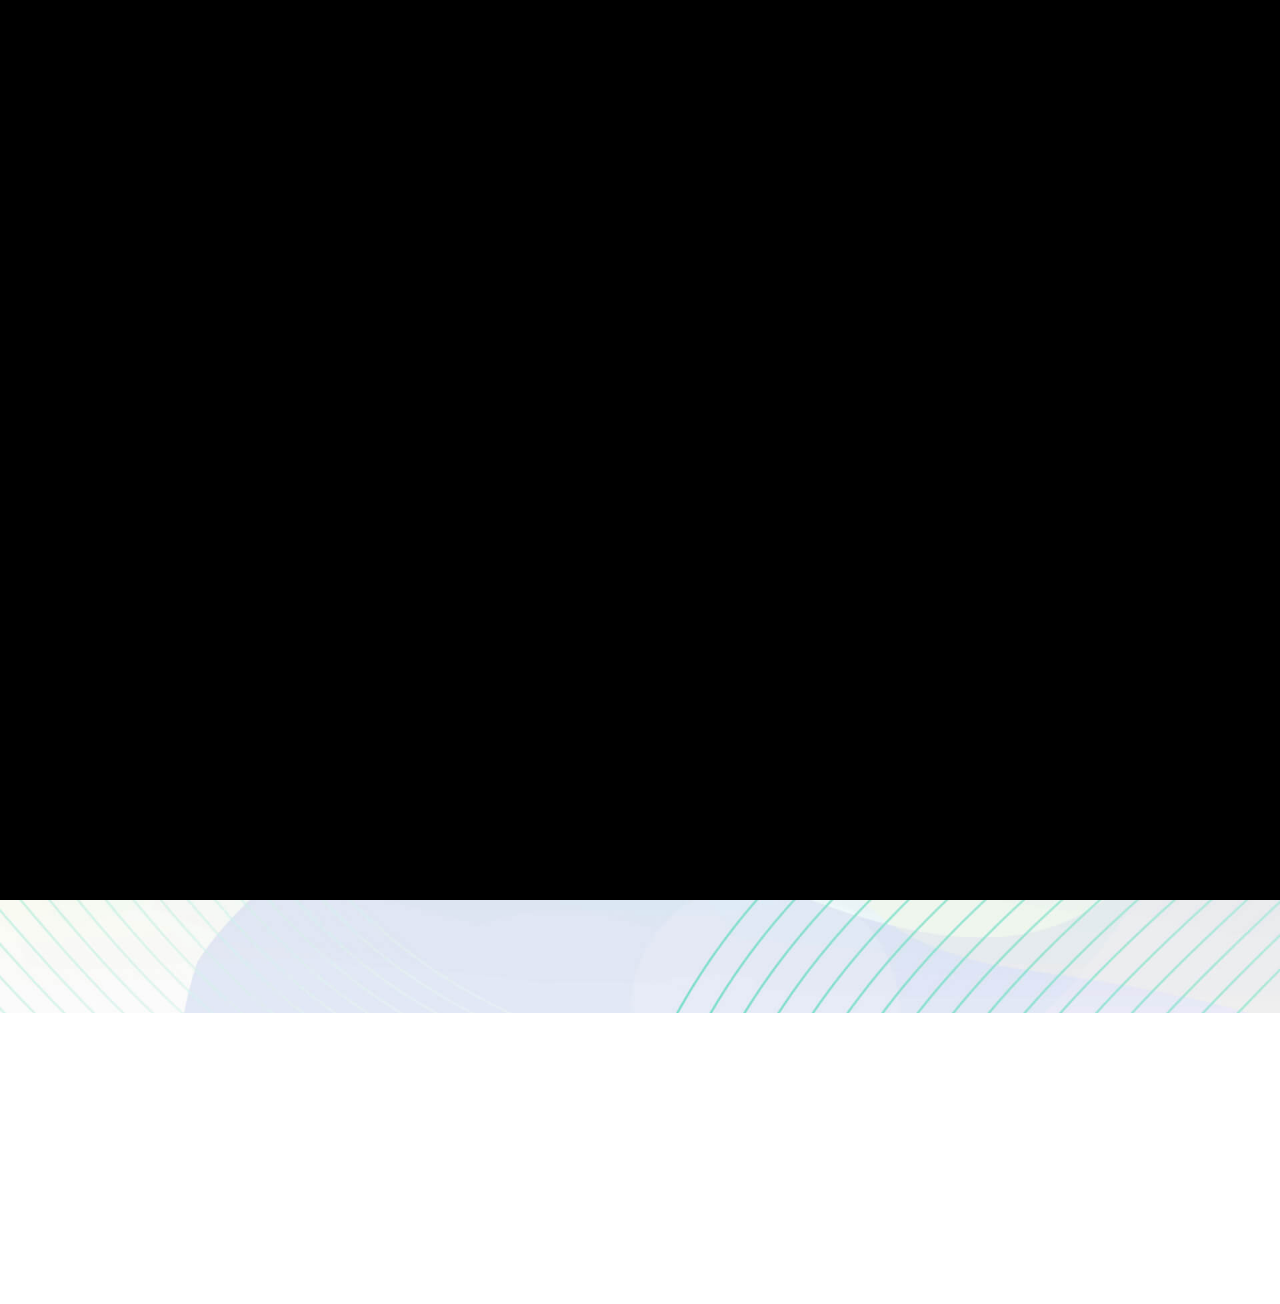
<file: rishabh.html>
<!DOCTYPE html>
<html lang="en">

<head>
    <meta charset="UTF-8" />
    <meta http-equiv="X-UA-Compatible" content="IE=edge" />
    <meta name="viewport" content="width=device-width, initial-scale=1.0" />
    <link rel="shortcut icon" href="vcard/images/fav.png" type="image/x-icon">
    <link rel="stylesheet" href="vcard/assets/fontaswesome/css/all.min.css" />
    <link rel="stylesheet" href="vcard/assets/fontaswesome/css/fontawesome.min.css" />
    <link rel="preconnect" href="https://fonts.googleapis.com/" />
    <link rel="preconnect" href="https://fonts.gstatic.com/" crossorigin />
    <link
        href="https://fonts.googleapis.com/css2?family=Poppins:ital,wght@0,200;0,300;0,400;0,500;0,600;0,700;1,400;1,500;1,600&amp;family=Roboto+Slab:wght@300;400;500;600;700&amp;display=swap"
        rel="stylesheet" />
    <link rel="stylesheet" type="text/css" href="vcard/css/vendor/slick.css" />
    <link rel="stylesheet" href="vcard/css/tailwind.css" />
    <link rel="stylesheet" href="vcard/css/custom.css" />
    <title>MEDSCRED - Simplifying All Healthcare Finance</title>

    <script>
        // On page load or when changing themes, best to add inline in `head` to avoid FOUC
        if (localStorage.getItem("color-theme") === "dark" || (!("color-theme" in localStorage) && window.matchMedia("(prefers-color-scheme: dark)").matches)) {
            document.documentElement.classList.add("dark");
        } else {
            document.documentElement.classList.remove("dark");
        }
    </script>
</head>

<body>
    <div id="preloader">
        <div class="loader_line"></div>
    </div>

    <div class="bg-homeBg dark:bg-homeTwoBg-dark min-h-screen bg-no-repeat bg-center bg-cover bg-fixed md:pb-16 w-full">
        <div class="section-bg">
            <div class="w-full flex justify-between px-4">
                <a href="index.html">
                    <img src="vcard/images/medscred blue.png" alt="logo" height="10px" style="height: 50px!important;"/>
                </a>
                <!-- <div class="flex items-center">
                    <button id="theme-toggle" type="button" class="dark-light-btn">
                        <i id="theme-toggle-dark-icon" class="fa-solid text-xl fa-moon hidden"></i>
                        <i id="theme-toggle-light-icon" class="fa-solid fa-sun text-xl hidden"></i>
                    </button>
                    <button id="menu-toggle" type="button" class="menu-toggle-btn">
                        <i id="menu-toggle-open-icon" class="fa-solid fa-bars text-xl "></i>
                        <i id="menu-toggle-close-icon" class="fa-solid fa-xmark text-xl hidden  "></i>
                    </button>
                </div> -->
            </div>
        </div>

        <!-- mobile menu start -->
        <!-- <nav id="navbar" class="hidden lg:hidden">
            <ul
                class="block rounded-b-[20px] shadow-md absolute left-0 top-20 z-[22222222222222] w-full bg-white dark:bg-[#1d1d1d]">
                <li>
                    <a class="mobile-menu-items-active" href="aboutOne.html">
                        <span class="mr-2 text-xl">
                            <i class="fa-regular fa-user"></i>
                        </span>About </a>
                </li>
                <li>
                    <a class="mobile-menu-items" href="resumeOne.html">
                        <span class="mr-2 text-xl">
                            <i class="fa-regular fa-file-lines"></i>
                        </span>Resume </a>
                </li>
                <li>
                    <a class="mobile-menu-items" href="portfiloOne.html">
                        <span class="mr-2 text-xl">
                            <i class="fas fa-briefcase"></i>
                        </span>Works </a>
                </li>
                <li>
                    <a class="mobile-menu-items" href="blogOne.html">
                        <span class="mr-2 text-xl">
                            <i class="fa-brands fa-blogger"></i>
                        </span>Blogs </a>
                </li>
                <li>
                    <a class="mobile-menu-items" href="contactOne.html">
                        <span class="mr-2 text-xl">
                            <i class="fa-solid fa-address-book"></i>
                        </span> Contact </a>
                </li>
            </ul>
        </nav> -->

        <div class="container grid grid-cols-12 md:gap-10 justify-between lg:mt-[220px]">
            <div class="col-span-12 lg:col-span-4 hidden lg:block h-screen sticky top-44">
                <div
                    class="w-full mb-6 lg:mb-0 mx-auto relative bg-white text-center dark:bg-[#111111] px-6 rounded-[20px] mt-[180px] md:mt-[220px] lg:mt-0">
                    <img src="vcard/images/rishabh.jpg"
                        class="w-[240px] absolute left-[50%] transform -translate-x-[50%] h-[240px] drop-shadow-xl mx-auto rounded-[20px] -mt-[140px]"
                        alt="about" />
                    <div class="pt-[100px] pb-8">
                        <h2 class="mt-6 mb-1 text-[26px] font-semibold dark:text-white"> Rishabh Koshti </h2>
                        <h3
                            class="mb-4 text-[#7B7B7B] inline-block dark:bg-[#1D1D1D] px-5 py-1.5 rounded-lg dark:text-[#A6A6A6]">
                            Head of Growth & Strategy - MEDSCRED </h3>
                        <!-- <div class="flex justify-center space-x-3">
                            <a href="https://www.facebook.com/" target="_blank" rel="noopener noreferrer">
                                <span class="socialbtn text-[#1773EA]">
                                    <i class="fa-brands fa-facebook-f"></i>
                                </span>
                            </a>
                            <a href="https://twitter.com/" target="_blank" rel="noopener noreferrer">
                                <span class="socialbtn text-[#1C9CEA]">
                                    <i class="fa-brands fa-twitter"></i>
                                </span>
                            </a>
                            <a href="https://dribbble.com/" target="_blank" rel="noopener noreferrer">
                                <span class="socialbtn text-[#e14a84]">
                                    <i class="fa-brands fa-dribbble"></i>
                                </span>
                            </a>
                            <a href="https://www.linkedin.com/" target="_blank" rel="noopener noreferrer">
                                <span class="socialbtn text-[#0072b1]">
                                    <i class="fa-brands fa-linkedin-in"></i>
                                </span>
                            </a>
                        </div> -->
                        <!-- personal infomation start -->
                        <div class="p-7 rounded-2xl mt-7 bg-[#F3F6F6] dark:bg-[#1D1D1D]">
                            <div class="flex border-b border-[#E3E3E3] dark:border-[#3D3A3A] pb-2.5">
                                <span class="socialbtn bg-white dark:bg-black text-[#E93B81] shadow-md">
                                    <i class="fa-solid fa-mobile-screen-button"></i>
                                </span>
                                <div class="text-left ml-2.5">
                                    <p class="text-xs text-[#44566C] dark:text-[#A6A6A6]"> Phone </p>
                                    <p class="dark:text-white"><a href="tel:+918511012717">+91 8511012717</a></p>
                                </div>
                            </div>
                            <div class="flex border-b border-[#E3E3E3] dark:border-[#3D3A3A] py-2.5">
                                <span class="socialbtn bg-white dark:bg-black text-[#6AB5B9] shadow-md">
                                    <i class="fa-solid fa-envelope-open-text"></i>
                                </span>
                                <div class="text-left ml-2.5">
                                    <p class="text-xs text-[#44566C] dark:text-[#A6A6A6]"> Email </p>
                                    <p class="dark:text-white"><a href="mailto:rishabh@medscred.com">rishabh@medscred.com</a></p>
                                </div>
                            </div>
                            <!-- <div class="flex border-b border-[#E3E3E3] dark:border-[#3D3A3A] py-2.5">
                                <span class="socialbtn bg-white dark:bg-black text-[#FD7590] shadow-md">
                                    <i class="fa-solid fa-location-dot"></i>
                                </span>
                                <div class="text-left ml-2.5">
                                    <p class="text-xs text-[#44566C] dark:text-[#A6A6A6]"> Location </p>
                                    <p class="dark:text-white">Vadodara, Gujarat</p>
                                </div>
                            </div> -->
                            <!-- <div class="flex py-2.5">
                                <span class="socialbtn bg-white dark:bg-black text-[#C17CEB] shadow-md">
                                    <i class="fa-solid fa-calendar-days"></i>
                                </span>
                                <div class="text-left ml-2.5">
                                    <p class="text-xs text-[#44566C] dark:text-[#A6A6A6]"> Birthday </p>
                                    <p class="dark:text-white">May 27, 1990</p>
                                </div>
                            </div> -->
                        </div>
                        <!-- personal infomation end-->
                        <!-- dowanload button -->
                        <button class="dowanload-btn" onclick="window.open('./RishabhKoshti.vcf')">
                            <img class="mr-3" src="vcard/images/icons/dowanload.png" alt="icon" /> Save Contact </button>
                    </div>
                </div>
            </div>
            <div class="col-span-12 lg:col-span-8">
                <!-- header for mobile devices start -->
                <!-- <header
                    class="lg:w-[560px] h-[144px] hidden lg:block p-[30px] ml-auto mb-10 rounded-[16px] bg-white dark:bg-[#111111]">
                    <nav class="hidden lg:block">
                        <ul class="flex">
                            <li> <a class="menu-active" href="aboutOne.html">
                                    <span class="text-xl mb-1">
                                        <i class="fa-regular fa-user"></i>
                                    </span> About </a></li>
                            <li> <a class="menu-item" href="resumeOne.html">
                                    <span class="text-xl mb-1">
                                        <i class="fa-regular fa-file-lines"></i>
                                    </span> Resume </a></li>
                            <li> <a class="menu-item" href="portfiloOne.html">
                                    <span class="text-xl mb-1">
                                        <i class="fas fa-briefcase"></i>
                                    </span> Works </a></li>
                            <li><a class="menu-item" href="blogOne.html">
                                    <span class="text-xl mb-1">
                                        <i class="fa-brands fa-blogger"></i>
                                    </span> Blogs </a></li>
                            <li> <a class="menu-item" href="contactOne.html">
                                    <span class="text-xl mb-1">
                                        <i class="fa-solid fa-address-book"></i>
                                    </span> Contact </a></li>
                        </ul>
                    </nav>
                </header> -->
                <!-- header for mobile devices end -->

                <!-- about me section start -->
                <div>
                    <div class="lg:rounded-2xl bg-white dark:bg-[#111111]">
                        <div class="pt-3 md:py-12 px-2 sm:px-5 md:px-10 lg:px-14">
                            <!-- about page title -->
                            <!-- <h2 class="after-effect after:left-52">About Me</h2> -->
                            <!-- personal info for mobile devices start -->
                            <div class="lg:hidden">
                                <div
                                    class="w-full mb-6 lg:mb-0 mx-auto relative bg-white text-center dark:bg-[#111111] px-0 rounded-[20px] mt-[180px] md:mt-[220px] lg:mt-0">
                                    <!-- profile image  -->
                                    <img src="vcard/images/rishabh.jpg"
                                        class="w-[20px] absolute left-[50%] transform -translate-x-[50%] h-[20px] drop-shadow-xl mx-auto rounded-[20px] -mt-[140px]"
                                        alt="about" style="height:250px;"/>
                                    <div class="pt-[100px] pb-8">
                                        <h2 class="mt-6 mb-1 text-[26px] font-semibold dark:text-white">Rishabh Koshti
                                        </h2>
                                        <h3
                                            class="mb-4 text-[#7B7B7B] inline-block dark:bg-[#1D1D1D] px-5 py-1.5 rounded-lg dark:text-[#A6A6A6]">
                                            Head of Growth & Strategy - MEDSCRED</h3>

                                            <div class="flex justify-center space-x-3">
                                                <a href="https://wa.me/+918511012717" target="_blank" rel="noopener noreferrer">
                                                    <span class="socialbtn" style="color: #00BD07!important;">
                                                        <i class="fa-brands fa-whatsapp"></i>
                                                    </span>
                                                </a>
                                                <!-- <a href="viber://add?number=919979115555" target="_blank" rel="noopener noreferrer">
                                                    <span class="socialbtn" style="color: #6c3ea5!important;">
                                                        <i class="fa-brands fa-viber"></i>
                                                    </span>
                                                </a> -->
                                                <!-- <a href="https://dribbble.com/" target="_blank" rel="noopener noreferrer">
                                                    <span class="socialbtn text-[#e14a84]">
                                                        <i class="fa-brands fa-dribbble"></i>
                                                    </span>
                                                </a> -->
                                                <a href="https://www.linkedin.com/in/rishabh-koshti-a97134170/" target="_blank" rel="noopener noreferrer">
                                                    <span class="socialbtn text-[#0072b1]">
                                                        <i class="fa-brands fa-linkedin-in"></i>
                                                    </span>
                                                </a>
                                            </div>
                                        <!-- personal info start -->
                                        <div class="p-7 rounded-2xl mt-7 bg-[#F3F6F6] dark:bg-[#1D1D1D]">
                                            <div class="flex border-b border-[#E3E3E3] dark:border-[#3D3A3A] pb-2.5">
                                                <span class="socialbtn bg-white dark:bg-black text-[#E93B81] shadow-md">
                                                    <i class="fa-solid fa-mobile-screen-button"></i>
                                                </span>
                                                <div class="text-left ml-2.5">
                                                    <p class="text-xs text-[#44566C] dark:text-[#A6A6A6]"> Phone </p>
                                                    <p class="dark:text-white"><a href="tel:+918511012717">+91 8511012717</a></p>
                                                </div>
                                            </div>

                                            <div class="flex border-b border-[#E3E3E3] dark:border-[#3D3A3A] py-2.5">
                                                <span class="socialbtn bg-white dark:bg-black text-[#6AB5B9] shadow-md px-4">
                                                    <i class="fa-solid fa-envelope-open-text"></i>
                                                </span>
                                                <div class="text-left ml-2.5">
                                                    <p class="text-xs text-[#44566C] dark:text-[#A6A6A6]"> Email </p>
                                                    <p class="dark:text-white"><a href="mailto:rishabh@medscred.com">rishabh@medscred.com</a></p>
                                                </div>
                                            </div>
                                            <div class="flex border-b border-[#E3E3E3] dark:border-[#3D3A3A] py-2.5">
                                                <span class="socialbtn bg-white dark:bg-black text-[#FD7590] shadow-md px-4">
                                                    <i class="fa-solid fa-location-dot"></i>
                                                </span>
                                                <div class="text-left ml-2.5">
                                                    <p class="text-xs text-[#44566C] dark:text-[#A6A6A6]">Office Location </p>
                                                    <p class="dark:text-white"><a href="https://g.co/kgs/XJX9aFv">IHub 2nd floor - Prajna Puram, KCG Campus, opp. PRL, Navrangpura, Ahmedabad, Gujarat 380015</a></p>
                                                </div>
                                            </div>                                           
                                        </div>
                                        <!-- personal info end -->

                                        <!-- dowanload button -->
                                        <button class="dowanload-btn" onclick="window.open('./RishabhKoshti.vcf')">
                                            <img class="mr-3" src="vcard/images/icons/dowanload.png" alt="icon" /> Save Contact
                                        </button>
                                    </div>
                                </div>
                            </div>
                            <!-- personal info for mobile devices end -->

                            <!-- <div class="lg:grid grid-cols-12 md:gap-10 pt-4 md:pt-[30px] items-center hidden">
                                <div class="col-span-12 space-y-2.5">
                                    <div class="lg:mr-16">
                                        <p class="text-[#44566c] dark:text-color-910 leading-7"> I'm Creative Director
                                            and UI/UX Designer from Sydney, Australia, working in web development and
                                            print media. I enjoy turning complex problems into simple, beautiful and
                                            intuitive designs. </p>
                                        <p class="text-[#44566c] leading-7 mt-2.5 dark:text-color-910"> My aim is to
                                            bring across your message and identity in the most creative way. I created
                                            web design for many famous brand companies. </p>
                                    </div>
                                    <div></div>
                                </div>
                            </div> -->

                        </div>
                        <!-- <div class="pb-12 px-2 sm:px-5 md:px-10 lg:px-14">
                            <h3 class="text-[35px] dark:text-white font-bold font-robotoSlab pb-5"> What I do! </h3>
                            <div class="grid gap-8 grid-cols-1 md:grid-cols-2 xl:grid-cols-2">
                                <div class="about-box bg-[#fcf4ff] dark:bg-transparent">
                                    <img class="w-10 h-10 object-contain block" src="vcard/images/icons/icon.svg"
                                        alt="icon" />
                                    <div class="space-y-2">
                                        <h3 class="dark:text-white text-[22px] font-semibold"> Ui/Ux Design </h3>
                                        <p class="leading-8 text-gray-lite dark:text-[#A6A6A6]"> Lorem ipsum dolor sit
                                            amet, consectetuer adipiscing elit, sed diam euismod volutpat. </p>
                                    </div>
                                </div>

                                <div class="about-box bg-[#fefaf0] dark:bg-transparent">
                                    <img class="w-10 h-10 object-contain block" src="vcard/images/icons/icon1.svg"
                                        alt="icon" />
                                    <div class="space-y-2">
                                        <h3 class="dark:text-white text-[22px] font-semibold"> App Development </h3>
                                        <p class="leading-8 text-gray-lite dark:text-[#A6A6A6]"> Lorem ipsum dolor sit
                                            amet, consectetuer adipiscing elit, sed diam euismod volutpat. </p>
                                    </div>
                                </div>

                                <div class="about-box bg-[#fcf4ff] dark:bg-transparent">
                                    <img class="w-10 h-10 object-contain block" src="vcard/images/icons/icon2.svg"
                                        alt="icon" />
                                    <div class="space-y-2">
                                        <h3 class="dark:text-white text-[22px] font-semibold"> Photography </h3>
                                        <p class="leading-8 text-gray-lite dark:text-[#A6A6A6]"> Lorem ipsum dolor sit
                                            amet, consectetuer adipiscing elit, sed diam euismod volutpat. </p>
                                    </div>
                                </div>

                                <div class="about-box bg-[#fff4f4] dark:bg-transparent">
                                    <img class="w-10 h-10 object-contain block" src="vcard/images/icons/icon3.svg"
                                        alt="icon" />
                                    <div class="space-y-2">
                                        <h3 class="dark:text-white text-[22px] font-semibold"> Photography </h3>
                                        <p class="leading-8 text-gray-lite dark:text-[#A6A6A6]"> Lorem ipsum dolor sit
                                            amet, consectetuer adipiscing elit, sed diam euismod volutpat. </p>
                                    </div>
                                </div>

                                <div class="about-box bg-[#fff0f8] dark:bg-transparent">
                                    <img class="w-10 h-10 object-contain block" src="vcard/images/icons/icon4.svg"
                                        alt="icon" />
                                    <div class="space-y-2">
                                        <h3 class="dark:text-white text-[22px] font-semibold"> Managment </h3>
                                        <p class="leading-8 text-gray-lite dark:text-[#A6A6A6]"> Lorem ipsum dolor sit
                                            amet, consectetuer adipiscing elit, sed diam euismod volutpat. </p>
                                    </div>
                                </div>

                                <div class="about-box bg-[#f3faff] dark:bg-transparent">
                                    <img class="w-10 h-10 object-contain block" src="vcard/images/icons/icon5.svg"
                                        alt="icon" />
                                    <div class="space-y-2">
                                        <h3 class="dark:text-white text-[22px] font-semibold"> Web Development </h3>
                                        <p class="leading-8 text-gray-lite dark:text-[#A6A6A6]"> Lorem ipsum dolor sit
                                            amet, consectetuer adipiscing elit, sed diam euismod volutpat. </p>
                                    </div>
                                </div>
                            </div>
                        </div> -->

                        <!-- footer start -->
                        <footer class="overflow-hidden rounded-b-2xl" style="background: transparent">
                            <p class="text-center py-6 text-gray-lite dark:text-color-910"> © 2025 All Rights Reserved<br/>
                                <a class="hover:text-[#FA5252] duration-300 transition"
                                    href="https://medscred.com" target="_blank"
                                    rel="noopener noreferrer"> Medscred</a>. </p>
                        </footer>
                        <!-- footer section end -->
                    </div>
                </div>
                <!-- about me section start -->
            </div>
        </div>
    </div>
    <!-- End bgHomeBg -->


    <!--==== js =====-->
    <script src="vcard/js/vendor/jquary.min.js"></script>
    <script src="vcard/js/vendor/slick.js"></script>
    <!-- main js -->
    <script src="vcard/js/main.js"></script>
</body>


<!-- Mirrored from bostamihtml.ibthemespro.com/aboutOne.html by HTTrack Website Copier/3.x [XR&CO'2014], Fri, 17 Mar 2023 03:56:06 GMT -->

</html>
</file>
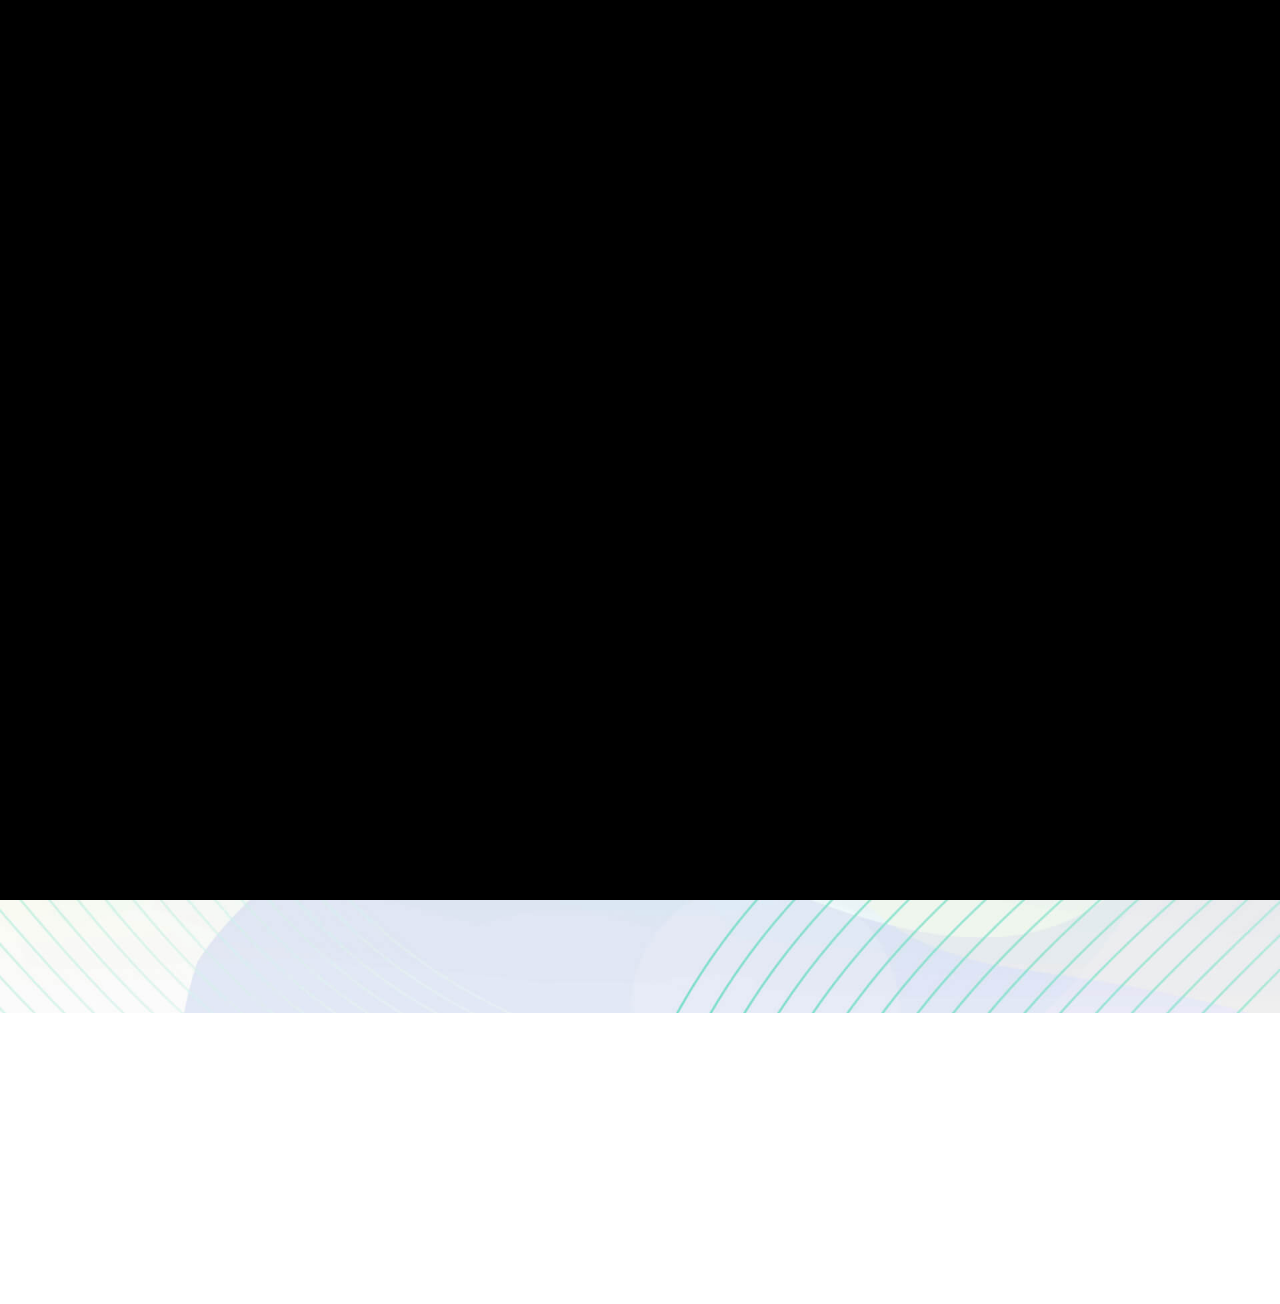
<file: shivani.html>
<!DOCTYPE html>
<html lang="en">

<head>
    <meta charset="UTF-8" />
    <meta http-equiv="X-UA-Compatible" content="IE=edge" />
    <meta name="viewport" content="width=device-width, initial-scale=1.0" />
    <link rel="shortcut icon" href="vcard/images/fav.png" type="image/x-icon">
    <link rel="stylesheet" href="vcard/assets/fontaswesome/css/all.min.css" />
    <link rel="stylesheet" href="vcard/assets/fontaswesome/css/fontawesome.min.css" />
    <link rel="preconnect" href="https://fonts.googleapis.com/" />
    <link rel="preconnect" href="https://fonts.gstatic.com/" crossorigin />
    <link
        href="https://fonts.googleapis.com/css2?family=Poppins:ital,wght@0,200;0,300;0,400;0,500;0,600;0,700;1,400;1,500;1,600&amp;family=Roboto+Slab:wght@300;400;500;600;700&amp;display=swap"
        rel="stylesheet" />
    <link rel="stylesheet" type="text/css" href="vcard/css/vendor/slick.css" />
    <link rel="stylesheet" href="vcard/css/tailwind.css" />
    <link rel="stylesheet" href="vcard/css/custom.css" />
    <title>MEDSCRED - Simplifying All Healthcare Finance</title>

    <script>
        // On page load or when changing themes, best to add inline in `head` to avoid FOUC
        if (localStorage.getItem("color-theme") === "dark" || (!("color-theme" in localStorage) && window.matchMedia("(prefers-color-scheme: dark)").matches)) {
            document.documentElement.classList.add("dark");
        } else {
            document.documentElement.classList.remove("dark");
        }
    </script>
</head>

<body>
    <div id="preloader">
        <div class="loader_line"></div>
    </div>

    <div class="bg-homeBg dark:bg-homeTwoBg-dark min-h-screen bg-no-repeat bg-center bg-cover bg-fixed md:pb-16 w-full">
        <div class="section-bg">
            <div class="w-full flex justify-between px-4">
                <a href="index.html">
                    <img src="vcard/images/medscred blue.png" alt="logo" height="10px" style="height: 50px!important;"/>
                </a>
            </div>
        </div>

             <div class="container grid grid-cols-12 md:gap-10 justify-between lg:mt-[220px]">
            <div class="col-span-12 lg:col-span-4 hidden lg:block h-screen sticky top-44">
                <div
                    class="w-full mb-6 lg:mb-0 mx-auto relative bg-white text-center dark:bg-[#111111] px-6 rounded-[20px] mt-[180px] md:mt-[220px] lg:mt-0">
                    <img src="vcard/images/shivani.jpg"
                        class="w-[240px] absolute left-[50%] transform -translate-x-[50%] h-[240px] drop-shadow-xl mx-auto rounded-[20px] -mt-[140px]"
                        alt="about" />
                    <div class="pt-[100px] pb-8">
                        <h2 class="mt-6 mb-1 text-[26px] font-semibold dark:text-white"> Shivani Gupta </h2>
                        <h3
                            class="mb-4 text-[#7B7B7B] inline-block dark:bg-[#1D1D1D] px-5 py-1.5 rounded-lg dark:text-[#A6A6A6]">
                            Senior Claims & Operations Manager - MEDSCRED </h3>
                                              <!-- personal infomation start -->
                        <div class="p-7 rounded-2xl mt-7 bg-[#F3F6F6] dark:bg-[#1D1D1D]">
                            <div class="flex border-b border-[#E3E3E3] dark:border-[#3D3A3A] pb-2.5">
                                <span class="socialbtn bg-white dark:bg-black text-[#E93B81] shadow-md">
                                    <i class="fa-solid fa-mobile-screen-button"></i>
                                </span>
                                <div class="text-left ml-2.5">
                                    <p class="text-xs text-[#44566C] dark:text-[#A6A6A6]"> Phone </p>
                                    <p class="dark:text-white"><a href="tel:+919354406806">+91 9354406806</a></p>
                                </div>
                            </div>
                            <div class="flex border-b border-[#E3E3E3] dark:border-[#3D3A3A] py-2.5">
                                <span class="socialbtn bg-white dark:bg-black text-[#6AB5B9] shadow-md">
                                    <i class="fa-solid fa-envelope-open-text"></i>
                                </span>
                                <div class="text-left ml-2.5">
                                    <p class="text-xs text-[#44566C] dark:text-[#A6A6A6]"> Email </p>
                                    <p class="dark:text-white"><a href="mailto:shivani@medscred.com">shivani@medscred.com</a></p>
                                </div>
                            </div>
                        </div>
                        <!-- personal infomation end-->
                        <!-- dowanload button -->
                        <button class="dowanload-btn" onclick="window.open('./ShivaniGupta.vcf')">
                            <img class="mr-3" src="vcard/images/icons/dowanload.png" alt="icon" /> Save Contact </button>
                    </div>
                </div>
            </div>
            <div class="col-span-12 lg:col-span-8">
              
                <!-- about me section start -->
                <div>
                    <div class="lg:rounded-2xl bg-white dark:bg-[#111111]">
                        <div class="pt-3 md:py-12 px-2 sm:px-5 md:px-10 lg:px-14">
                            <!-- about page title -->
                            <!-- <h2 class="after-effect after:left-52">About Me</h2> -->
                            <!-- personal info for mobile devices start -->
                            <div class="lg:hidden">
                                <div
                                    class="w-full mb-6 lg:mb-0 mx-auto relative bg-white text-center dark:bg-[#111111] px-0 rounded-[20px] mt-[180px] md:mt-[220px] lg:mt-0">
                                    <!-- profile image  -->
                                    <img src="vcard/images/shivani.jpg"
                                        class="w-[20px] absolute left-[50%] transform -translate-x-[50%] h-[20px] drop-shadow-xl mx-auto rounded-[20px] -mt-[140px]"
                                        alt="about" style="height:250px;"/>
                                    <div class="pt-[100px] pb-8">
                                        <h2 class="mt-6 mb-1 text-[26px] font-semibold dark:text-white">Shivani Gupta
                                        </h2>
                                        <h3
                                            class="mb-4 text-[#7B7B7B] inline-block dark:bg-[#1D1D1D] px-5 py-1.5 rounded-lg dark:text-[#A6A6A6]">
                                            Head of Growth & Strategy - MEDSCRED</h3>

                                            <div class="flex justify-center space-x-3">
                                                <a href="https://wa.me/+919354406806" target="_blank" rel="noopener noreferrer">
                                                    <span class="socialbtn" style="color: #00BD07!important;">
                                                        <i class="fa-brands fa-whatsapp"></i>
                                                    </span>
                                                </a>
                                              
                                                <a href="https://www.linkedin.com/in/shivani-gupta-5245201a9/" target="_blank" rel="noopener noreferrer">
                                                    <span class="socialbtn text-[#0072b1]">
                                                        <i class="fa-brands fa-linkedin-in"></i>
                                                    </span>
                                                </a>
                                            </div>
                                        <!-- personal info start -->
                                        <div class="p-7 rounded-2xl mt-7 bg-[#F3F6F6] dark:bg-[#1D1D1D]">
                                            <div class="flex border-b border-[#E3E3E3] dark:border-[#3D3A3A] pb-2.5">
                                                <span class="socialbtn bg-white dark:bg-black text-[#E93B81] shadow-md">
                                                    <i class="fa-solid fa-mobile-screen-button"></i>
                                                </span>
                                                <div class="text-left ml-2.5">
                                                    <p class="text-xs text-[#44566C] dark:text-[#A6A6A6]"> Phone </p>
                                                    <p class="dark:text-white"><a href="tel:+919354406806">+91 9354406806</a></p>
                                                </div>
                                            </div>

                                            <div class="flex border-b border-[#E3E3E3] dark:border-[#3D3A3A] py-2.5">
                                                <span class="socialbtn bg-white dark:bg-black text-[#6AB5B9] shadow-md px-4">
                                                    <i class="fa-solid fa-envelope-open-text"></i>
                                                </span>
                                                <div class="text-left ml-2.5">
                                                    <p class="text-xs text-[#44566C] dark:text-[#A6A6A6]"> Email </p>
                                                    <p class="dark:text-white"><a href="mailto:shivani@medscred.com">shivani@medscred.com</a></p>
                                                </div>
                                            </div>
                                            <div class="flex border-b border-[#E3E3E3] dark:border-[#3D3A3A] py-2.5">
                                                <span class="socialbtn bg-white dark:bg-black text-[#FD7590] shadow-md px-4">
                                                    <i class="fa-solid fa-location-dot"></i>
                                                </span>
                                                <div class="text-left ml-2.5">
                                                    <p class="text-xs text-[#44566C] dark:text-[#A6A6A6]">Office Location </p>
                                                    <p class="dark:text-white"><a href="https://g.co/kgs/XJX9aFv">IHub 2nd floor - Prajna Puram, KCG Campus, opp. PRL, Navrangpura, Ahmedabad, Gujarat 380015</a></p>
                                                </div>
                                            </div>                                           
                                        </div>
                                        <!-- personal info end -->

                                        <!-- dowanload button -->
                                        <button class="dowanload-btn" onclick="window.open('./ShivaniGupta.vcf')">
                                            <img class="mr-3" src="vcard/images/icons/dowanload.png" alt="icon" /> Save Contact
                                        </button>
                                    </div>
                                </div>
                            </div>
                            <!-- personal info for mobile devices end -->

                        </div>

                        <!-- footer start -->
                        <footer class="overflow-hidden rounded-b-2xl" style="background: transparent">
                            <p class="text-center py-6 text-gray-lite dark:text-color-910"> © 2025 All Rights Reserved<br/>
                                <a class="hover:text-[#FA5252] duration-300 transition"
                                    href="https://medscred.com" target="_blank"
                                    rel="noopener noreferrer"> Medscred</a>. </p>
                        </footer>
                        <!-- footer section end -->
                    </div>
                </div>
                <!-- about me section start -->
            </div>
        </div>
    </div>
    <!-- End bgHomeBg -->


    <!--==== js =====-->
    <script src="vcard/js/vendor/jquary.min.js"></script>
    <script src="vcard/js/vendor/slick.js"></script>
    <!-- main js -->
    <script src="vcard/js/main.js"></script>
</body>
</html>
</file>
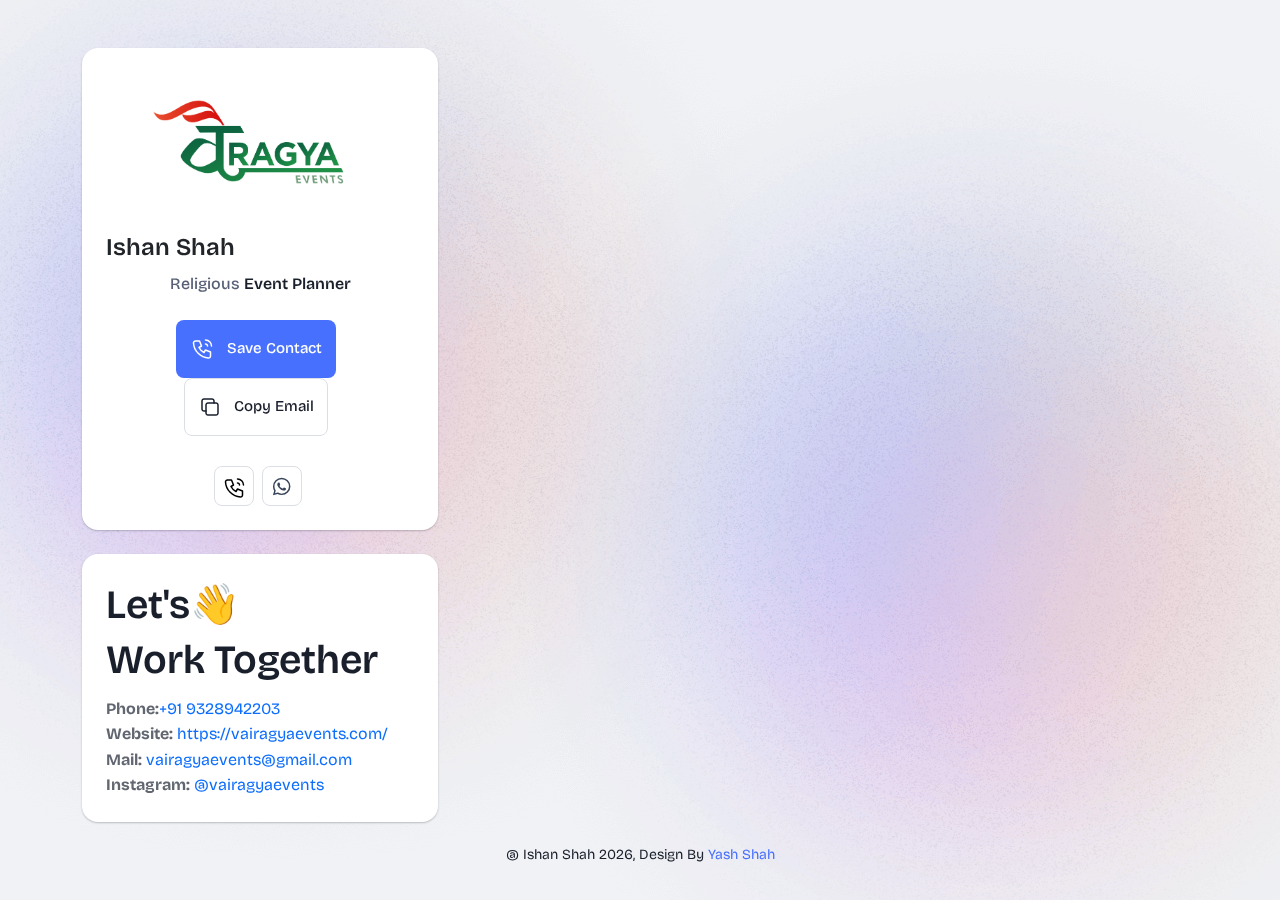
<file: vairagya.html>
<!DOCTYPE html>
<html lang="en">

<head>
  <meta charset="UTF-8">
  <meta http-equiv="X-UA-Compatible" content="IE=edge">
  <title>Ishan Shah - Vairagya Events</title>
  <meta name="description" content="Bentofolio - Bootstrap Personal Portfolio Template">
  <meta name="viewport" content="width=device-width, initial-scale=1">

  <link rel="shortcut icon" type="image/x-icon" href="assets/img/favicon.svg">

  <link rel="stylesheet" href="assets/css/bootstrap.min.css">
  <link rel="stylesheet" href="assets/fontawsome/css/all.min.css">
  <link rel="stylesheet" href="assets/fontawsome/css/fontawesome.min.css">
  <link rel="stylesheet" href="assets/css/slick.css">
  <link rel="stylesheet" href="assets/css/magnific-popup.css">
  <link rel="stylesheet" href="assets/css/style.css">
  <link rel="stylesheet" href="assets/css/responsive.css">
</head>

<body>

  <div id="page-content">

    <!-- main area part start -->
    <main>
      <section class="home-area">
        <div class="container">
          <div class="row g-4">
            <div class="col-xl-4">
              <div class="card profile-card">
                <div class="card-body">
                  <div class="image text-center">
                    <img src="assets/img/company/logo.png" alt="profile">
                  </div>
                  <div class="text">
                    <h2 class="card-title">Ishan Shah</h2>
                    <p>Religious <span>Event Planner</span></p>
                    <div class="common-button-groups">
                      <a class="btn btn-call" href="./vfc/ishan-shah.vcf" download>
                        <svg class="icon" width="25" height="24" viewBox="0 0 25 24" fill="none"
                          xmlns="http://www.w3.org/2000/svg">
                          <path
                            d="M5.5 4H9.5L11.5 9L9 10.5C10.071 12.6715 11.8285 14.429 14 15.5L15.5 13L20.5 15V19C20.5 19.5304 20.2893 20.0391 19.9142 20.4142C19.5391 20.7893 19.0304 21 18.5 21C14.5993 20.763 10.9202 19.1065 8.15683 16.3432C5.3935 13.5798 3.73705 9.90074 3.5 6C3.5 5.46957 3.71071 4.96086 4.08579 4.58579C4.46086 4.21071 4.96957 4 5.5 4Z"
                            stroke="white" stroke-width="1.5" stroke-linecap="round" stroke-linejoin="round" />
                          <path
                            d="M15.5 7C16.0304 7 16.5391 7.21071 16.9142 7.58579C17.2893 7.96086 17.5 8.46957 17.5 9"
                            stroke="white" stroke-width="1.5" stroke-linecap="round" stroke-linejoin="round" />
                          <path d="M15.5 3C17.0913 3 18.6174 3.63214 19.7426 4.75736C20.8679 5.88258 21.5 7.4087 21.5 9"
                            stroke="white" stroke-width="1.5" stroke-linecap="round" stroke-linejoin="round" />
                        </svg>
                        Save Contact
                      </a>
                      <button class="btn btn-copy" data-clipboard-text="mailto:vairagyaevents@gmail.com">
                        <svg class="icon" width="24" height="24" viewBox="0 0 24 24" fill="none"
                          xmlns="http://www.w3.org/2000/svg">
                          <path
                            d="M8 10C8 9.46957 8.21071 8.96086 8.58579 8.58579C8.96086 8.21071 9.46957 8 10 8H18C18.5304 8 19.0391 8.21071 19.4142 8.58579C19.7893 8.96086 20 9.46957 20 10V18C20 18.5304 19.7893 19.0391 19.4142 19.4142C19.0391 19.7893 18.5304 20 18 20H10C9.46957 20 8.96086 19.7893 8.58579 19.4142C8.21071 19.0391 8 18.5304 8 18V10Z"
                            stroke-width="1.5" stroke-linecap="round" stroke-linejoin="round" />
                          <path
                            d="M16 8V6C16 5.46957 15.7893 4.96086 15.4142 4.58579C15.0391 4.21071 14.5304 4 14 4H6C5.46957 4 4.96086 4.21071 4.58579 4.58579C4.21071 4.96086 4 5.46957 4 6V14C4 14.5304 4.21071 15.0391 4.58579 15.4142C4.96086 15.7893 5.46957 16 6 16H8"
                            stroke-width="1.5" stroke-linecap="round" stroke-linejoin="round" />
                        </svg>
                        Copy Email
                      </button>
                    </div>
                    <div class="social-media-icon">
                      <ul class="list-unstyled">
                        <li><a href="tel:+919328942203"><svg class="icon" width="25" height="25" viewBox="0 0 25 25" fill="none" xmlns="http://www.w3.org/2000/svg" style="color: #000;">
                          <path
                            d="M5.5 4H9.5L11.5 9L9 10.5C10.071 12.6715 11.8285 14.429 14 15.5L15.5 13L20.5 15V19C20.5 19.5304 20.2893 20.0391 19.9142 20.4142C19.5391 20.7893 19.0304 21 18.5 21C14.5993 20.763 10.9202 19.1065 8.15683 16.3432C5.3935 13.5798 3.73705 9.90074 3.5 6C3.5 5.46957 3.71071 4.96086 4.08579 4.58579C4.46086 4.21071 4.96957 4 5.5 4Z"
                            stroke="black" stroke-width="1.5" stroke-linecap="round" stroke-linejoin="round" />
                          <path d="M15.5 7C16.0304 7 16.5391 7.21071 16.9142 7.58579C17.2893 7.96086 17.5 8.46957 17.5 9" stroke="black"
                            stroke-width="1.5" stroke-linecap="round" stroke-linejoin="round"  />
                          <path d="M15.5 3C17.0913 3 18.6174 3.63214 19.7426 4.75736C20.8679 5.88258 21.5 7.4087 21.5 9" stroke="black"
                            stroke-width="1.5" stroke-linecap="round" stroke-linejoin="round" />
                        </svg></a></li>
                        <li><a href="https://wa.me/+919328942203"><i class="fab fa-whatsapp"></i></a></li>
                      </ul>
                    </div>
                  </div>
                </div>
              </div>
            </div>
          
          
          </div>
          <div class="services-area mt-24">
            <div class="row g-4">
              <div class="col-xl-4">
                <div class="card lets-talk-together-card">
                  <div class="card-body">
                    <h3 class="card-title">Let's👋
                      <span class="d-block">Work Together</span>
                    </h3>
                    
                   <p><b>Phone:</b><a href="tel:+919328942203"><span>+91 9328942203</span></a></p>
                    <p><b>Website:</b> <a href="https://vairagyaevents.com/"><span>https://vairagyaevents.com/</span></a></p>
                    <p><b>Mail:</b> <a href="mailto:vairagyaevents@gmail.com"><span>vairagyaevents@gmail.com</span></a></p>
                    <p><b>Instagram:</b> <a href="https://www.instagram.com/vairagyaevents/"><span>@vairagyaevents</span></a></p>
                  </div>
                </div>
              </div>
            </div>
          </div>
        </div>
      </section>
      <!-- background shape area start -->
      <div class="background-shapes">
        <div class="shape-1 common-shape">
          <img src="assets/img/bg/banner-shape-1.png" alt="banner-shape-1">
        </div>
        <div class="shape-2 common-shape">
          <img src="assets/img/bg/banner-shape-1.png" alt="banner-shape-1">
        </div>
        <div class="threed-shape-1 move-with-cursor" data-value="1">
          <img src="assets/img/bg/object-3d-1.png" alt="object-3d-1">
        </div>
        <div class="threed-shape-2 move-with-cursor" data-value="1">
          <img src="assets/img/bg/object-3d-2.png" alt="object-3d-2">
        </div>
      </div>
      <!-- background shape area end -->
    </main>
    <!-- main area part end -->

    <!-- footer part start -->
    <footer class="footer-area">
      <div class="container">
        <div class="text text-center">
          <p>@ Ishan Shah <script>document.write(new Date().getFullYear())</script>, Design By <a href="https://www.kuunotek.com">Yash Shah</a></p>
        </div>
      </div>
    </footer>
  </div>

  <!-- JS here -->
  <script src="assets/js/vendor/jquery-3.6.0.min.js"></script>
  <script src="assets/js/bootstrap.bundle.min.js"></script>
  <script src="assets/js/jquery.magnific-popup.min.js"></script>
  <script src="assets/js/ajax-form.js"></script>
  <script src="assets/js/clipboard.min.js"></script>
  <script src="assets/js/slick.min.js"></script>
  <script src="assets/js/script.js"></script>
</body>

</html>
</file>
<file: assets/css/responsive.css>
@media (max-width:1399.98px) {
  .common-button-groups .btn {
    padding: 16px 13px;
    font-size: 15px;
  }

  .card-title {
    gap: 15px;
  }

  .background-shapes .threed-shape-1 {
    display: none;
  }

  .background-shapes .threed-shape-2 {
    display: none;
  }

  .work-experiance-card .work-experiance-slider li {
    display: flex !important;
    gap: 5px;
  }

  .work-experiance-card .work-experiance-slider li .date {
    margin-right: 30px;
  }

  .content-box-card .working-with-area .working-with-main {
    gap: 16px;
  }

  .article-publications-item .text .title {
    font-size: 20px;
  }

  .services .services-item {
    height: 100%;
  }

  .content-box-card .frequently-asked-questions .accordion-button {
    font-size: 18px;
    line-height: 1.5em;
  }

  .content-box-card .frequently-asked-questions .accordion-button {
    padding: 20px 24px;
  }

  .content-box-card .frequently-asked-questions .accordion-body p {
    font-size: 16px;
  }

  .portfolio-area .portfolio-item .image {
    padding: 24px;
  }

  .article-details-area .article-details-text .main-title {
    font-size: 24px;
    line-height: 1.3em;
  }

  .article-details-area .article-details-text p {
    font-size: 16px;
  }

  .article-details-area .article-details-text blockquote p {
    font-size: 16px;
  }

  .article-details-area .article-details-text .listed-info li {
    font-size: 16px;
    padding-bottom: 10px;
  }

  .leave-comments-area .comments-box {
    padding: 24px;
  }
}

@media (max-width:1199.98px) {
  .navbar .navbar-main {
    position: fixed;
    top: 0;
    left: -260px;
    width: 260px;
    height: 100%;
    background-color: var(--white);
    z-index: 9999;
    padding: 24px;
    transition: all linear 0.2s;
  }

  .header-area .container .navbar-main {
    flex-direction: column;
    overflow-y: auto;
  }

  .header-area .container .inner-logo {
    width: 100%;
    padding: 0 10px;
  }

  .header-area .container .navbar-info {
    margin: 0;
    margin-top: 26px;
    margin-bottom: 30px;
    width: 100%;
  }

  .header-area .navbar-info .nav-item {
    margin-bottom: 8px;
    display: block;
  }

  .header-area .header-right-info .lets-talk-btn {
    display: block;
    width: 100%;
  }

  .header-right-info {
    display: block !important;
    margin-top: auto;
    width: 100%;
  }

  .header-area .header-right-info .lets-talk-btn {
    margin-left: 0;
    text-align: center;
  }

  .header-area .header-right-info .theme-control-btn span {
    width: 100%;
    justify-content: flex-start;
    height: 40px;
    padding: 0 15px;
  }

  .header-area .header-right-info .theme-control-btn span small {
    font-size: 14px;
    font-weight: 400;
    color: #576076;
    margin-left: 10px;
  }

  .header-area .header-right-info .theme-control-btn {
    background-color: transparent;
    border: 0;
    width: 100%;
    margin-bottom: 12px;
  }

  .mobile-menu-overlay {
    position: fixed;
    top: 0;
    left: 0;
    width: 100%;
    height: 100%;
    background-color: rgba(14, 16, 24, 0.5);
    z-index: 999;
    visibility: hidden;
    opacity: 0;
    transition: all linear 0.2s;
  }

  .header-area .menu-container {
    justify-content: space-between;
    align-items: center;
    padding: 14px 10px 10px 24px;
  }

  .mobile-menu-overlay.show {
    visibility: visible;
    opacity: 1;
  }

  .profile-card .image {
    aspect-ratio: 6 / 4;
  }

  .profile-card .image img {
    object-fit: cover;
    height: 100%;
  }

  .common-button-groups .btn {
    padding: 16px 24px;
    font-size: 16px;
  }

  .expertise-card {
    height: unset;
  }

  .content-box-card .card-body {
    padding: 24px 24px 24px;
  }

  .content-box-card .top-info {
    display: flex;
    flex-direction: column;
  }

  .content-box-card .available-btn span {
    font-size: 16px;
    display: inline-block;
  }

  .content-box-card .available-btn {
    order: 1;
  }

  .content-box-card .top-info .text {
    order: 2;
  }

  .content-box-card .top-info .text {
    max-width: unset;
  }

  .content-box-card .top-info {
    gap: 24px;
  }

  .content-box-card .top-info .main-title {
    font-size: 30px;
    line-height: 1.2em;
  }

  .content-box-card .top-info p {
    font-size: 18px;
    line-height: 1.5em;
  }

  .content-box-card .top-info p b {
    font-size: 18px;
  }

  .content-box-card .main-common-title {
    font-size: 24px;
    line-height: 1.3em;
  }

  .content-box-card .working-with-area .working-with-main {
    gap: 8px;
  }

  .content-box-card .working-with-area .working-with-main .items {
    width: 60px;
    border-radius: 8px;
    height: 60px;
  }

  .content-box-card .working-with-area .working-with-main .items img {
    width: 32px;
    height: 32px;
  }

  .content-box-card .client-feedback-slider .icon {
    top: -65px;
  }

  .content-box-card .counter-area .counter .counter-item .number {
    font-size: 30px;
    line-height: 1.2em;
  }

  .content-box-card .counter-area .circle-area {
    display: none;
  }

  .content-box-card .top-info {
    margin-bottom: 40px;
  }

  .content-box-card .counter-area {
    margin-bottom: 40px;
  }

  .portfolio-area .portfolio-item .text .info .title {
    font-size: 20px;
    line-height: 1.4em;
  }

  .article-details-card {
    padding-top: 24px !important;
  }

  .contact-card .common-button-groups {
    margin-top: 0px;
    order: 2;
  }

  .portfolio-details-area .more-info-block .more-info-title {
    font-size: 24px;
    margin-bottom: 14px;
  }

  .portfolio-details-area .prev-and-next-btn .btn {
    font-size: 20px;
  }
}

@media (max-width:991.98px) {
  .services-item {
    padding: 16px 13px 16px 13px;
  }

  .content-box-card .working-with-area .working-with-main .items {
    width: 57px;
    height: 57px;
  }

  .article-details-area .article-details-text {
    margin-top: 26px;
  }

  .article-details-area .article-details-text .main-title {
    margin-bottom: 24px;
  }

  .article-details-area .article-details-text .tags-and-share {
    margin-bottom: 40px;
  }

  .leave-comments-area {
    margin-top: 40px;
  }

  .portfolio-details-area .prev-and-next-btn {
    column-gap: 16px;
  }
}

@media (max-width:767.98px) {
  .content-box-card .working-with-area .working-with-main .items {
    width: 73px;
    height: 73px;
  }

  .content-box-card .awards-recognitions .awards-item {
    display: block;
  }

  .content-box-card .awards-recognitions .awards-item .award-name {
    display: block;
  }

  .content-box-card .awards-recognitions .awards-item .award-name .icon {
    margin-bottom: 15px;
  }

  .content-box-card .awards-recognitions .awards-item .project-btn {
    text-align: right;
    margin-top: 15px;
  }

  .content-box-card .awards-recognitions .awards-item .winner-tag {
    margin-top: 15px;
  }

  .content-box-card .work-together-slider a {
    font-size: 30px;
    line-height: 1.2em;
  }

  .portfolio-area .portfolio-item .text .info .title {
    font-size: 18px;
  }

  .portfolio-area .portfolio-item .image {
    padding: 14px;
    border-radius: 8px;
  }

  .article-details-area .article-details-text .tags-and-share {
    display: flex;
    justify-content: space-between;
    gap: 20px;
    align-items: flex-start;
    margin-top: 30px;
    margin-bottom: 60px;
    flex-direction: column;
    justify-content: flex-start;
  }

  .portfolio-details-text {
    flex-direction: column;
  }

  .portfolio-details-text .overview {
    margin-top: 20px;
  }

  .portfolio-details-text .short-info {
    max-width: 100%;
  }

  .portfolio-details-area .prev-and-next-btn {
    column-gap: 16px;
  }
}

@media (max-width:575.98px) {
  .common-button-groups .btn.btn-copy {
    margin-top: 8px;
  }

  .work-experiance-card .work-experiance-slider li {
    flex-direction: column;
  }

  .card-title {
    gap: 6px;
    flex-direction: column;
    align-items: flex-start;
  }

  .services-item {
    height: 100%;
  }

  .services-item {
    padding: 10px 10px 14px 10px;
  }

  .content-box-card .counter-area .counter {
    max-width: 100%;
  }

  .content-box-card .counter-area .counter {
    gap: 26px;
    flex-wrap: wrap;
  }

  .content-box-card .client-feedback .feedback-item .feedback-top-info {
    gap: 25px;
  }

  .content-box-card .client-feedback-slider .icon.left {
    right: unset;
    left: 12px;
  }

  .content-box-card .client-feedback-slider .icon.right {
    left: 58px;
  }

  .client-feedback .main-common-title {
    padding-bottom: 56px;
  }

  .content-box-card .article-publications-slider .icon.left {
    right: unset;
    left: 12px;
  }

  .content-box-card .article-publications-slider .icon.right {
    left: 58px;
  }

  .article-publications .main-common-title {
    padding-bottom: 56px;
  }

  .portfolio-area .portfolio-item .text {
    padding: 24px 0;
    gap: 5px;
    flex-direction: column;
    padding-top: 14px;
  }

  .portfolio-area .portfolio-item .text .info .title {
    border-bottom: none;
  }

  .portfolio-details-area .prev-and-next-btn {
    flex-direction: column;
    row-gap: 12px;
  }

  .portfolio-details-area .prev-and-next-btn .btn {
    width: 100%;
    font-size: 18px;
    height: 64px;
  }
}
</file>
<file: vcard/css/custom.css>
@import url("https://fonts.googleapis.com/css2?family=Poppins:wght@300;400;500;600;700;800;900&amp;family=Roboto+Slab:wght@300;400;500;600;700;800;900&amp;display=swap");

html {
	font-family: "Poppins", sans-serif;
}

/* modal */
.modal {
	max-width: 800px !important;
}

/* width */
.scrollbarLight::-webkit-scrollbar,
.scrollbarDark::-webkit-scrollbar {
	width: 10px;
	height: 10px;
}

/* Track */
.scrollbarLight::-webkit-scrollbar-track {
	border-radius: 100vh;
	background: #e9e3e3;
}

/* Handle */
.scrollbarLight::-webkit-scrollbar-thumb {
	background: #797979;
	border-radius: 100vh;
	border: 5px solid #9c9fa1;
}

/* Handle on hover */
.scrollbarLight::-webkit-scrollbar-thumb:hover {
	background: #cfd0d3;
}

/* Hide scrollbar for Chrome, Safari and Opera */
.no-scrollbar::-webkit-scrollbar {
	display: none;
}

/* Hide scrollbar for IE, Edge and Firefox */
.no-scrollbar {
	-ms-overflow-style: none;
	/* IE and Edge */
	scrollbar-width: none;
	/* Firefox */
}

/* Track */
.scrollbarDark::-webkit-scrollbar-track {
	border-radius: 100vh;
	background: #000000;
}

/* Handle */
.scrollbarDark::-webkit-scrollbar-thumb {
	background: #000000;
	border-radius: 100vh;
	border: 5px solid #4f4f4f;
}

/* Handle on hover */
.scrollbarLight::-webkit-scrollbar-thumb:hover {
	background: #111111;
}

.linked {
	color: white !important;
}
/* input remove auto fill background */
input:-webkit-autofill,
input:-webkit-autofill:hover,
input:-webkit-autofill:focus {
	-webkit-text-fill-color: gray;
	/* -webkit-box-shadow: 0 0 0px 1000px transparent inset; */
	transition: background-color 5000s ease-in-out 0s;
	background: none !important;
}
/* active color */
.is-active {
	color: #fa5252 !important;
}
/* slider img */
.slick-slide {
	padding: 30px;
}
.fillter-btn.is-checked {
	color: #fa5252;
}
.mymix {
	min-height: 50vh;
	margin-left: -10px;
	margin-right: -10px;
}
.three-col .isotop-item,
.three-col .grid-sizer {
	width: 33.33%;
	padding: 0 10px;
}
.two-col .isotop-item,
.two-col .grid-sizer {
	width: 50%;
	padding: 0 10px;
}
@media (max-width: 1199px) {
	.three-col .isotop-item,
	.three-col .grid-sizer {
		width: 50%;
	}
}
@media (max-width: 576px) {
	.three-col .isotop-item,
	.three-col .grid-sizer,
	.two-col .isotop-item,
	.two-col .grid-size {
		width: 100%;
	}
}
.three-col .isotop-item > div,
.two-col .isotop-item > div {
	margin-bottom: 20px;
}
.brand-img {
	max-width: 100% !important;
	width: auto !important;
	height: auto !important;
	overflow: hidden;
	text-align: center;
}
/* owl-carousel */
.owl-carousel .owl-stage {
	display: flex;
	align-items: center;
}

.owl-carousel .owl-stage .owl-item {
	padding: 20px 30px;
}

.fix {
	display: none;
}

.close {
	position: absolute;
	top: -12.5px;
	right: -12.5px;
	display: block;
	width: 30px;
	height: 30px;
	text-indent: -9999px;
	background-size: contain;
	background-repeat: no-repeat;
	background-position: center center;
	width: 50px !important;
	height: 50px !important;
	top: -20px !important;
	right: -20px !important;
	border-radius: 50%;
}

.close-light {
	background-image: url(../images/icons/closelight.jpg);
}

.close-dark {
	background-image: url(../images/icons/closeDark.png);
}

.modal a.close-modal {
	display: none;
}

/* preloader */

#preloader {
	position: fixed;
	left: 0;
	top: 0;
	height: 100vh;
	width: 100%;
	z-index: 999999999999999999;
	display: flex;
}

#preloader:before,
#preloader:after {
	content: "";
	position: absolute;
	left: 0;
	top: 0;
	width: 50%;
	height: 100%;
	z-index: -1;
	background-color: #000;
	-webkit-transition: all 0.3s ease 0s;
	-o-transition: all 0.3s ease 0s;
	transition: all 0.3s ease 0s;
}

#preloader:after {
	left: auto;
	right: 0;
}

#preloader .loader_line {
	margin: auto;
	width: 1px;
	height: 250px;
	position: relative;
	overflow: hidden;
	-webkit-transition: all 0.8s ease 0s;
	-o-transition: all 0.8s ease 0s;
	transition: all 0.8s ease 0s;
}

.loader_line:before {
	content: "";
	position: absolute;
	left: 0;
	top: 50%;
	width: 1px;
	height: 0%;
	-webkit-transform: translateY(-50%);
	-ms-transform: translateY(-50%);
	-o-transform: translateY(-50%);
	transform: translateY(-50%);
	background-color: #fff;
	-webkit-animation: lineheight 1000ms ease-in-out 0s forwards;
	-o-animation: lineheight 1000ms ease-in-out 0s forwards;
	animation: lineheight 1000ms ease-in-out 0s forwards;
}

.loader_line:after {
	content: "";
	position: absolute;
	left: 0;
	top: 0;
	width: 1px;
	height: 100%;
	background-color: #999999;
	-webkit-transform: translateY(-100%);
	-ms-transform: translateY(-100%);
	-o-transform: translateY(-100%);
	transform: translateY(-100%);
	-webkit-animation: lineround 1200ms linear 0s infinite;
	-o-animation: lineround 1200ms linear 0s infinite;
	animation: lineround 1200ms linear 0s infinite;
	animation-delay: 2000ms;
}

@keyframes lineheight {
	0% {
		height: 0%;
	}

	100% {
		height: 100%;
	}
}

@keyframes lineround {
	0% {
		-webkit-transform: translateY(-100%);
		-ms-transform: translateY(-100%);
		-o-transform: translateY(-100%);
		transform: translateY(-100%);
	}

	100% {
		-webkit-transform: translateY(200%);
		-ms-transform: translateY(200%);
		-o-transform: translateY(200%);
		transform: translateY(200%);
	}
}
.portfolio_list {
	min-height: 50vh;
}
/*hiding all*/
.preloaded .loader_line:after {
	opacity: 0;
}

.preloaded .loader_line {
	opacity: 0;
	height: 100% !important;
}

.preloaded:before,
.preloaded:after {
	-webkit-animation: preloadedzero 300ms ease-in-out 500ms forwards;
	-o-animation: preloadedzero 300ms ease-in-out 500ms forwards;
	animation: preloadedzero 300ms ease-in-out 500ms forwards;
}

@keyframes preloadedzero {
	0% {
		width: 50%;
	}

	100% {
		width: 0%;
	}
}
/* media queries */
@media only screen and (max-width: 992px) {
	.close {
		top: -45px !important;
		right: 5px !important;
		width: 40px !important;
		height: 40px !important;
	}
}

.jquery-modal.blocker {
	z-index: 9999999999;
}
.close {
	filter: invert(0.9);
	transition: 0.3s;
}
.close:hover {
	filter: invert(1);
}
@media only screen and (min-width: 1700px) {
	.scroll-hide-1700 {
		overflow: hidden;
	}
}
</file>
<file: assets/css/style.css>
/*
  Theme Name: Bentofolio - Bootstrap Personal Portfolio Template
  Support: marveltheme@gmail.com
  Description: Bentofolio - Bootstrap Personal Portfolio Template
  Version: 1.0
*/

/* CSS Index
============================
01. Variable CSS
02. Common CSS
03. Header
04. Home
05. About
06. Services
07. Portfolio
08. Blog
09. Contact
10. Footer
11. Theme Control
============================
*/

/*=============================
	1. Google Fonts
===============================*/
@import url('https://fonts.googleapis.com/css2?family=Bricolage+Grotesque:opsz,wght@12..96,300;12..96,400;12..96,500;12..96,600;12..96,700&amp;display=swap');

/*=============================
	01. Variable CSS start
===============================*/

:root {
	--font-family: "Bricolage Grotesque", sans-serif;
	--primary: #4770FF;
	--black: #1A1F2C;
	--light-black: #576076;
	--white: #ffffff;
	--dark-theme-bg: #000;
	--dark-theme-black: #0E1018;
	--dark-theme-white: #f0f2f5;
	--dark-theme-light-white: rgba(240, 242, 245, 0.7);
	--paragraph: #616670;
	--background: #F0F2F5;
	--font-size: 16px;
	--font-weight: 400;
	--line-height: 1.6em;
	--transision: all 0.1s ease-out 0s;
	--border: #DBDFE5;
}

/*=============================
	02. Common CSS start
===============================*/

* {
	margin: 0;
	padding: 0;
	outline: none;
	box-sizing: border-box;
}

body {
	font-family: var(--font-family);
	font-weight: var(--font-weight);
	font-size: var(--font-size);
	line-height: var(--line-height);
	color: var(--black);
	overflow-x: hidden;
	background-color: var(--background);
	padding: 24px 0 24px 0;
	min-height: 100vh;
}

h1,
h2,
h3,
h4,
h5,
h6 {
	margin: 0;
	padding: 0;
}

a,
span,
small {
	display: inline-block;
}

a,
button {
	-webkit-transition: all 0.1s ease-out 0s;
	-moz-transition: all 0.1s ease-out 0s;
	-ms-transition: all 0.1s ease-out 0s;
	-o-transition: all 0.1s ease-out 0s;
	transition: all 0.1s ease-out 0s;
	text-decoration: none;
}

a:focus,
.btn:focus,
button:focus {
	text-decoration: none;
	outline: none;
	box-shadow: none;
}


ul,
ol {
	margin: 0;
	padding: 0;
}

p {
	font-size: var(--font-size);
	font-weight: var(--font-weight);
	line-height: var(--line-height);
	color: var(--paragraph);
	margin: 0;
	padding: 0;
}

.uppercase {
	text-transform: uppercase;
}

.capitalize {
	text-transform: capitalize;
}

*::-moz-selection {
	background: var(--primary);
	color: var(--white);
	text-shadow: none;
}

::-moz-selection {
	background: var(--primary);
	color: var(--white);
	text-shadow: none;
}

::selection {
	background: var(--primary);
	color: var(--white);
	text-shadow: none;
}

.mt-24 {
	margin-top: 24px;
}

.mb-24 {
	margin-bottom: 24px;
}

#page-content {
	display: none;
}

/* background shapes start */
.background-shapes .shape-1 {
	position: fixed;
	top: -20%;
	left: -20%;
	z-index: -1;
}

.background-shapes .shape-2 {
	position: fixed;
	bottom: -20%;
	right: -20%;
	z-index: -1;
}

.background-shapes .common-shape {
	animation: rotateAnimation 60s infinite linear;
}

@keyframes rotateAnimation {
	from {
		transform: rotate(0deg);
	}

	to {
		transform: rotate(360deg);
		/* Rotates the element 360 degrees */
	}
}

.background-shapes .threed-shape-1 {
	position: fixed;
	top: 20%;
	left: 10%;
	z-index: -1;
}

.background-shapes .threed-shape-2 {
	position: fixed;
	bottom: 20%;
	right: 9%;
	z-index: -1;
}

/* card title start */
.card-title {
	font-size: 24px;
	font-weight: 600;
	line-height: 1.333em;
	display: flex;
	align-items: center;
	justify-content: space-between;
	gap: 24px;
}

.card-title .link-btn {
	font-size: 16px;
	font-weight: 400;
	color: var(--primary);
	line-height: 1.5em;
	border-bottom: 1px solid var(--border);
}

.card-title .link-btn:hover {
	border-color: var(--primary);
}

.card-title .link-btn .icon {
	stroke: var(--primary);
}

/*=============================
	03. Header CSS Start
===============================*/

.header-area {
	width: 100%;
	z-index: 99;
	position: sticky;
	top: 0;
}

.header-area .menu-container {
	background-color: var(--white);
	box-shadow: 0 1px 2px 0 rgba(26, 31, 44, 0.25);
	border-radius: 16px;
	padding: 10px 10px 10px 24px;
	display: flex;
	width: 100%;
	align-items: center;
	gap: 15px;
}

.header-area .container .navbar-main {
	display: inline-flex;
	gap: 12px;
	align-items: center;
}

.header-area .container .navbar-brand {
	display: inline-flex;
	gap: 12px;
	align-items: center;
}

.header-area .container .navbar-brand .logo-icon {
	fill: var(--black);
}

.header-area .container .navbar-brand span {
	font-size: 24px;
	font-weight: 600;
	line-height: 1em;
	color: var(--black);
}

.header-area .container .navbar-brand span.primary {
	color: var(--primary);
}

.header-area .navbar {
	padding: 0;
}

.header-area .navbar-expand-lg .navbar-info {
	display: block !important;
}

.header-area .navbar-expand-lg .navbar-info .nav-link {
	padding: 0;
}

.header-area .navbar-info .nav-item {
	position: relative;
	display: inline-block;
}

.header-area .navbar-info .nav-link {
	color: var(--light-black);
	font-size: 16px;
	font-weight: 500;
	line-height: 120%;
	display: flex;
	align-items: center;
	padding: 10px 12px !important;
	border-radius: 8px;
}

.header-area .navbar-info .nav-link .nav-icon {
	stroke: #8991A7;
	width: 20px;
	height: 20px;
	margin-right: 11px;
	transition: var(--transision);
}

.header-area .navbar-info .nav-link.active {
	color: var(--black);
	background-color: var(--background);
}

.header-area .navbar-info .nav-link.active .nav-icon {
	stroke: var(--black);
}

.header-area .navbar-info .nav-item:hover .nav-link {
	background-color: var(--background);
}

.header-area .navbar-info .nav-item:hover .nav-link .nav-icon {
	stroke: var(--black);
}

.header-area .header-right-info .theme-control-btn {
	background-color: transparent;
	border: 0;
}

.header-area .header-right-info .theme-control-btn span {
	width: 40px;
	height: 40px;
	border-radius: 5px;
	background-color: transparent;
	display: flex;
	justify-content: center;
	align-items: center;
	transition: var(--transision);
}

.theme-control-btn .light {
	display: none !important;
}

.dark-theme .theme-control-btn .dark {
	display: none !important;
}

.dark-theme .theme-control-btn .light {
	display: flex !important;
}

.header-area .header-right-info .theme-control-btn span:hover {
	background-color: var(--background);
}

.header-area .header-right-info .lets-talk-btn {
	background-color: var(--black);
	border-radius: 8px;
	padding: 16px 24px;
	font-size: 16px;
	font-weight: 600;
	color: var(--white);
	line-height: 1.2em;
	margin-left: 16px;
}

.header-area .header-right-info .lets-talk-btn:hover {
	background-color: var(--primary);
}

.header-area .header-right-info .lets-talk-btn .icon {
	margin-left: 8px;
}

.header-area .mobile-menu-control-bar .mobile-menu-control-bar {
	background-color: transparent;
	border: 0;
	font-size: 22px;
	margin-top: 2px;
	margin-right: 5px;
}

.navbar-main.show {
	left: 0 !important;
}

/*=============================
	04. Home page CSS Start
===============================*/

.home-area {
	margin-top: 24px;
}

.card {
	border: 0;
	background-color: var(--white);
	box-shadow: 0 1px 2px 0 rgba(26, 31, 44, 0.25);
	border-radius: 16px;
	height: 100%;
}

.card-body {
	padding: 24px;
}

.profile-card {
    display: flex;
    flex-direction: column;
    align-items: center;
}

.profile-card .image {
    width: 100%;
    margin: 0 auto;
    padding: 16px 24px;
	position: relative;
	display: flex;
	justify-content: center;
	align-items: center;
}

.profile-card .image img {
    width: 100%;
	height: auto;
    object-fit: contain;
    max-width: 100%;
}

.profile-card .text {
	margin-top: 20px;
	text-align: center;
    width: 100%;
}

.profile-card .text p {
	margin-top: 8px;
	color: var(--light-black);
	font-size: 16px;
	font-weight: 500;
	line-height: 1.5;
}

.profile-card .text p span {
	color: var(--black);
	font-weight: 600;
	display: inline-block;
}

.common-button-groups {
	margin-top: 24px;
}

.common-button-groups .btn {
	background-color: var(--primary);
	border-radius: 8px;
	padding: 16px 24px;
	font-size: 16px;
	font-weight: 500;
	color: var(--white);
	line-height: 1.5em;
	margin-right: 8px;
}

.common-button-groups .btn:hover {
	background-color: #2563EB;
}

.common-button-groups .btn .icon {
	margin-right: 8px;
}

.common-button-groups .btn.btn-call:focus {
	color: var(--white);
	border-color: transparent;
}

.common-button-groups .btn.btn-copy {
	border: 1px solid var(--border);
	background-color: transparent;
	color: var(--black);
	position: relative;
}

.common-button-groups .btn.btn-copy .icon {
	stroke: #1A1F2C;
	transition: var(--transision);
}

.common-button-groups .btn.btn-copy::before {
	position: absolute;
	content: "Copied to clipboard";
	background-color: var(--black);
	font-size: 12px;
	font-weight: 600;
	color: var(--white);
	border-radius: 5px;
	padding: 4px 12px;
	line-height: 14px;
	white-space: nowrap;
	top: -28px;
	left: 50%;
	transform: translateX(-50%);
	display: none;
}

.common-button-groups .btn.btn-copy.active::before {
	display: block !important;
}

.common-button-groups .btn.btn-copy:hover {
	background-color: var(--background);
}

.social-media-icon {
	margin-top: 30px;
}

.social-media-icon ul li {
	display: inline-block;
}

.social-media-icon ul li {
	margin-right: 4px;
}

.social-media-icon ul li a {
	color: #384559;
	font-size: 20px;
	width: 40px;
	height: 40px;
	border-radius: 8px;
	border: 1px solid var(--border);
	text-align: center;
	line-height: 40px;
}

.social-media-icon ul li a:hover {
	color: var(--primary);
}

.card-projects .project-item .image {
	background-color: var(--background);
	padding: 24px;
	padding-bottom: 0;
	border-radius: 8px;
	overflow: hidden;
	position: relative;
}

.card-projects .project-item .image img {
	border-radius: 8px;
	border-bottom-right-radius: 0;
	border-bottom-left-radius: 0;
}

.card-projects .project-item .image .info {
	position: absolute;
	bottom: 0;
	left: 0;
	background-image: linear-gradient(rgba(0, 0, 0, 0), rgba(0, 0, 0, 0.2));
	width: 100%;
}

.card-projects .project-item .image .info .category {
	font-size: 12px;
	font-weight: 500;
	color: var(--primary);
	background-color: var(--white);
	border-radius: 4px;
	padding: 4px 8px;
	margin: 16px;
	line-height: 1.333em;
}

.card-projects .project-item .image .full-image-preview {
	position: absolute;
	top: 50%;
	left: 50%;
	transform: translate(-50%);
	z-index: 9;
	width: 40px;
	height: 40px;
	background-color: var(--white);
	border-radius: 50%;
	text-align: center;
	line-height: 38px;
	color: var(--primary);
	filter: drop-shadow(0 12px 12px rgba(26, 31, 44, 0.25));
	margin-top: -10px;
	transition: var(--transision);
	visibility: hidden;
	opacity: 0;
}

.card-projects .project-item .image .full-image-preview .icon {
	width: 22px;
	height: 22px;
}

.card-projects .project-item .image:hover .full-image-preview {
	visibility: visible;
	opacity: 1;
}

.work-experiance-card {
	overflow: hidden;
	height: 299px;
}

.work-experiance-card .work-experiance-main {
	max-height: 220px;
	overflow: hidden;
	display: flex;
	flex-direction: column;
	gap: 16px;
}

.work-experiance-card .work-experiance-slider {
	animation: scrollY 10s linear infinite;
}

@keyframes scrollY {
	0% {
		transform: translateY(0)
	}

	to {
		transform: translateY(calc(-100% - 1rem))
	}
}

.work-experiance-card .work-experiance-main:hover .work-experiance-slider {
	animation-play-state: paused;
}

.work-experiance-card .work-experiance-slider li+li {
	margin-top: 16px;
}

.work-experiance-card .work-experiance-slider li {
	display: flex !important;
	gap: 30px;
}

.animate-scrollY:hover .work-experiance-slider {
	animation-play-state: paused;
}


.work-experiance-card .work-experiance-slider li .date {
	margin-right: 40px;
}

.work-experiance-card .work-experiance-slider li .date p {
	font-size: 14px;
	font-weight: 500;
	color: var(--light-black);
}

.work-experiance-card .work-experiance-slider li .info {
	display: flex;
	align-items: center;
	gap: 12px;
}

.work-experiance-card .work-experiance-slider li .info .icon {
	border-radius: 8px;
	width: 32px;
	height: 32px;
	background-color: var(--background);
	display: flex;
	justify-content: center;
	align-items: center;
}

.work-experiance-card .work-experiance-slider li .info .icon img {
	width: 20px;
}

.work-experiance-card .work-experiance-slider li .info .text .title {
	font-size: 16px;
	font-weight: 600;
	color: var(--black);
	line-height: 1.5em;
}

.work-experiance-card .work-experiance-slider li .info .text .subtitle {
	font-size: 14px;
	font-weight: 400;
	color: var(--light-black);
	line-height: 1.42em;
}

.expertise-card {
	height: 299px;
}

.expertise-card .expertise-item {
	text-align: center;
}

.expertise-card .expertise-item .image {
	background-color: var(--background);
	border-radius: 8px;
	padding: 14px 10px;
}

.expertise-card .expertise-item .image img {
	width: 32px;
	height: 32px;
}

.expertise-card .expertise-item .text .title {
	font-size: 16px;
	font-weight: 500;
	color: var(--black);
	line-height: 1.5em;
	margin-top: 8px;
}

.services-item {
	background-color: var(--background);
	padding: 16px 16px 24px 16px;
	border-radius: 16px;
}

.services-item .image {
	background-color: var(--white);
	border-radius: 8px;
	padding: 25px 14px;
}

.services-item .text .title {
	font-size: 16px;
	font-weight: 500;
	color: var(--black);
	line-height: 1.5em;
	margin-top: 16px;
}

.lets-talk-together-card .scrolling-info {
	background-color: var(--background);
	overflow: hidden;
	border-radius: 8px;
	height: 56px;
	margin-bottom: 24px;
	display: flex;
	align-items: center;
	overflow: hidden;
	white-space: nowrap;
}

.lets-talk-together-card .scrolling-info p {
	font-size: 18px !important;
	font-weight: 500 !important;
	color: var(--light-black);
	animation: marquee 10s linear infinite;
	margin-right: 10px;
}

.lets-talk-together-card .scrolling-info .slider-item {
	animation: scrolling 12s linear infinite;
}

@keyframes scrolling {
	0% {
		transform: translateX(35%)
	}

	to {
		transform: translateX(calc(-100% - 1.5rem))
	}
}

.lets-talk-together-card .card-title {
	font-size: 40px;
	font-weight: 600;
	color: var(--black);
	line-height: 1.375em;
	display: block;
}

.lets-talk-together-card .link-btn {
	font-size: 16px;
	font-weight: 500;
	color: var(--primary);
	margin-top: 14px;
	border-bottom: 1px solid var(--border);
}

.lets-talk-together-card .link-btn:hover {
	border-color: var(--primary);
}

.lets-talk-together-card .link-btn .icon {
	stroke: var(--primary) !important;
}

/*=============================
	05. About page CSS Start
===============================*/

.content-box-area .profile-card {
	position: sticky;
	top: 94px;
}

.content-box-area .card {
	height: unset;
}

.content-box-card .card-body {
	padding: 48px 40px 40px;
}

.content-box-card .top-info {
	display: flex;
	gap: 40px;
	justify-content: space-between;
	margin-bottom: 48px;
}

.content-box-card .top-info .text {
	flex-grow: 1;
	max-width: 540px;
	width: 100%;
}

.content-box-card .top-info .main-title {
	font-size: 40px;
	font-weight: 600;
	color: var(--black);
	line-height: 0.9em;
	margin-bottom: 24px;
}

.content-box-card .top-info .main-title span {
	color: var(--primary);
}

.content-box-card .top-info p {
	font-size: 24px;
	font-weight: 400;
	color: var(--light-black);
	line-height: 1.333em;
}

.content-box-card .top-info p b {
	font-size: 24px;
	font-weight: 600;
	color: var(--black);
}

.content-box-card .available-btn {
	flex: 0 0 auto;
}

.content-box-card .available-btn span {
	font-size: 18px;
	font-weight: 500;
	color: var(--primary);
	background-color: var(--background);
	padding: 8px 16px 8px 16px;
	border-radius: 8px;
	line-height: 1.5em;
	display: flex;
	align-items: center;
}

.content-box-card .available-btn span i {
	font-size: 8px;
	margin-right: 12px;
	position: relative;
}

.content-box-card .available-btn span i::after {
	position: absolute;
	top: 50%;
	left: 50%;
	transform: translate(-50%, -50%) scale(0);
	width: 100%;
	height: 100%;
	background-color: rgba(71, 112, 255, 0.3);
	border-radius: 50%;
	content: "";
	animation: live 1s ease-in-out infinite;
}

@keyframes live {
	0% {
		transform: translate(-50%, -50%) scale(1)
	}

	100% {
		transform: translate(-50%, -50%) scale(2.4);
		background-color: transparent
	}
}

.content-box-card .counter-area {
	display: flex;
	gap: 30px;
	justify-content: space-between;
	margin-bottom: 50px;
}

.content-box-card .counter-area .counter {
	display: flex;
	gap: 40px;
	max-width: 461px;
	flex-grow: 1;
}

.content-box-card .counter-area .counter .counter-item .number {
	font-size: 40px;
	font-weight: 600;
	color: var(--black);
	line-height: 0.9em;
}

.content-box-card .counter-area .counter .counter-item .subtitle {
	font-size: 16px;
	font-weight: 400;
	color: var(--light-black);
	line-height: 1.5em;
	margin-top: 8px;
}

.content-box-card .counter-area .circle-area {
	margin-top: -30px;
	margin-right: 18px;
}

.content-box-card .counter-area .circle-text {
	flex: 0 0 auto;
	position: relative;
}

.content-box-card .counter-area .circle-text .circle-image {
	position: absolute;
	top: 50%;
	left: 50%;
	transform: translate(-50%, -50%);
	width: 100px;
	height: 100px;
	animation: spin 10s linear infinite;
}

@keyframes spin {
	to {
		transform: translate(-50%, -50%) rotate(1turn)
	}
}

.content-box-card .counter-area .circle-text .arrow-down {
	width: 70px;
	height: 70px;
	background-color: var(--primary);
	border-radius: 50%;
	display: flex;
	justify-content: center;
	align-items: center;
}

.content-box-card .main-common-title {
	font-size: 30px;
	font-weight: 500;
	color: var(--black);
	line-height: 1.2em;
	margin-bottom: 32px;
}

.content-box-card .working-with-area .working-with-main {
	display: flex;
	gap: 19px;
	flex-wrap: wrap;
}

.content-box-card .working-with-area .working-with-main .items {
	border-radius: 16px;
	background-color: var(--background);
	width: 80px;
	height: 80px;
	display: flex;
	justify-content: center;
	align-items: center;
}

.content-box-card .working-with-area .working-with-main .items img {
	width: 48px;
	height: 48px;
}

.content-box-card .client-feedback {
	margin-top: 50px;
}

.content-box-card .client-feedback .feedback-item {
	margin: 0 12px;
	background-color: var(--background);
	padding: 24px;
	border-radius: 8px;
}

.content-box-card .client-feedback .feedback-item .feedback-top-info {
	display: flex;
	align-items: center;
	gap: 30px;
	justify-content: space-between;
	margin-bottom: 20px;
}

.content-box-card .client-feedback .feedback-item .feedback-top-info .rating i {
	color: #FAAD3D;
	font-size: 14px;
}

.content-box-card .client-feedback .feedback-item .feedback-top-info .website a {
	background-color: var(--white);
	font-size: 14px;
	font-weight: 400;
	line-height: 0.9rem;
	padding: 4px 8px;
	border-radius: 4px;
}

.content-box-card .client-feedback .feedback-item .feedback-top-info .website a:hover {
	background-color: var(--primary);
	color: var(--white);
}

.content-box-card .client-feedback .feedback-item .feedback-top-info .website a .arrow-up {
	stroke: var(--primary);
	margin-left: 5px;
}

.content-box-card .client-feedback .feedback-item .feedback-top-info .website a:hover .arrow-up {
	stroke: var(--white);
}

.content-box-card .client-feedback .feedback-item .details {
	margin-bottom: 30px;
}

.content-box-card .client-feedback .feedback-item .details p {
	font-size: 18px;
	font-weight: 400;
	color: var(--black);
	line-height: 1.5em;
}

.content-box-card .client-feedback .feedback-item .designation p {
	font-size: 16px;
	font-weight: 400;
}

.content-box-card .client-feedback .feedback-item .designation p span {
	font-size: 16px;
	font-weight: 500;
	color: var(--black);
}

.content-box-card .client-feedback-slider .icon {
	width: 36px;
	height: 36px;
	border-radius: 8px;
	border: 1px solid var(--border);
	text-align: center;
	line-height: 36px;
	font-size: 13px;
	color: var(--light-black);
	cursor: pointer;
	position: absolute;
	top: -68px;
	background-color: var(--white);
	z-index: 9;
}

.content-box-card .client-feedback-slider .icon.right {
	right: 13px;
}

.content-box-card .client-feedback-slider .icon.left {
	right: 57px;
}

.content-box-card .client-feedback-slider .icon:hover {
	border-color: var(--primary);
	color: var(--primary);
}

.content-box-card .awards-recognitions {
	margin-top: 50px;
}

.content-box-card .awards-recognitions ul li+li {
	margin-top: 18px;
}

.content-box-card .awards-recognitions .awards-item {
	background-color: var(--background);
	border-radius: 8px;
	border: 1px solid transparent;
	padding: 24px;
	display: flex;
	gap: 20px;
	justify-content: space-between;
	align-items: center;
	transition: var(--transision);
}

.content-box-card .awards-recognitions .awards-item .award-name {
	display: flex;
	align-items: center;
	gap: 24px;
	max-width: 300px;
	width: 100%;
}

.content-box-card .awards-recognitions .awards-item .award-name .icon {
	width: 40px;
	height: 40px;
	background-color: var(--white);
	border-radius: 8px;
	display: flex;
	justify-content: center;
	align-items: center;
	transition: var(--transision);
}

.content-box-card .awards-recognitions .awards-item .award-name .icon img {
	width: 24px;
	height: 24px;
}

.content-box-card .awards-recognitions .awards-item .award-name .text .title {
	font-size: 18px;
	font-weight: 500;
	color: var(--black);
	line-height: 1.2em;
}

.content-box-card .awards-recognitions .awards-item .winner-tag {
	flex: 0 0 auto;
	width: 140px;
}

.content-box-card .awards-recognitions .awards-item .winner-tag .title {
	font-size: 16px;
	font-weight: 500;
	color: var(--black);
	display: flex;
	align-items: center;
	gap: 6px;
}

.content-box-card .awards-recognitions .awards-item .winner-tag .title .icon {
	stroke: var(--black);
	width: 20px;
	height: 20px;
}

.content-box-card .awards-recognitions .awards-item .project-btn {
	flex: 0 0 auto;
}

.content-box-card .awards-recognitions .awards-item .project-btn span {
	background-color: var(--white);
	color: var(--black);
	font-size: 14px;
	font-weight: 400;
	line-height: 0.9rem;
	padding: 8px 12px;
	border-radius: 4px;
	border: 0;
	flex: 0 0 auto;
	transition: var(--transision);
}

.content-box-card .awards-recognitions .awards-item .project-btn span .arrow-up {
	stroke: var(--black);
	margin-left: 4px;
}

.content-box-card .awards-recognitions .awards-item:hover {
	background-color: transparent;
	border-color: var(--border);
}

.content-box-card .awards-recognitions .awards-item:hover .project-btn span {
	background-color: var(--background);
	color: var(--primary);
}

.content-box-card .awards-recognitions .awards-item:hover .project-btn span .arrow-up {
	stroke: var(--primary);
}

.content-box-card .awards-recognitions .awards-item:hover .award-name .icon {
	background-color: var(--background);
}

.content-box-card .article-publications {
	margin-top: 50px;
}

.article-publications-item {
	margin: 0 12px;
}

.article-publications-item .image {
	aspect-ratio: 6/4;
	overflow: hidden;
	border-radius: 8px;
	position: relative;
	margin-bottom: 24px;
}

.article-publications-item .image a {
	height: 100%;
}

.article-publications-item .image img {
	object-fit: cover;
	object-position: center;
	width: 100%;
	height: 100%;
	transition: all 0.5s;
}

.article-publications-item .image:hover img {
	transform: scale(1.07);
}

.article-publications-item .image .tags {
	background-color: var(--white);
	font-size: 12px;
	font-weight: 400;
	line-height: 0.9rem;
	padding: 4px 8px;
	border-radius: 4px;
	position: absolute;
	bottom: 16px;
	left: 16px;
	display: inline-block;
	height: unset;
}

.article-publications-item .image .tags:hover {
	background-color: var(--primary);
	color: var(--white);
}

.article-publications-item .text .title {
	font-size: 24px;
	font-weight: 500;
	line-height: 1.3em;
	color: var(--black);
	margin-bottom: 14px;
}

.article-publications-item .text .title:hover {
	color: var(--primary);
}

.article-publications-item .text ul li {
	display: inline-block;
	font-size: 14px;
	font-weight: 400;
	color: rgba(87, 96, 118, 0.5);
	line-height: 1.4em;
	position: relative;
	padding-left: 15px;
	margin-left: 3px;
	padding-right: 5px;
}

.article-publications-item .text ul li::before {
	position: absolute;
	width: 3px;
	height: 3px;
	background-color: rgba(87, 96, 118, 0.5);
	border-radius: 50%;
	content: "";
	top: 50%;
	left: 0;
	transform: translateY(-50%);
}

.content-box-card .article-publications-slider .icon {
	width: 36px;
	height: 36px;
	border-radius: 8px;
	border: 1px solid var(--border);
	text-align: center;
	line-height: 36px;
	font-size: 13px;
	color: var(--light-black);
	cursor: pointer;
	position: absolute;
	top: -68px;
	background-color: var(--white);
	z-index: 9;
}

.content-box-card .article-publications-slider .icon.right {
	right: 13px;
}

.content-box-card .article-publications-slider .icon.left {
	right: 57px;
}

.content-box-card .article-publications-slider .icon:hover {
	border-color: var(--primary);
	color: var(--primary);
}

.content-box-card .work-together-slider {
	background-color: var(--background);
	border-radius: 8px;
	padding: 24px;
	overflow: hidden;
	margin-top: 50px;
}

.content-box-card .work-together-slider .slider-main .slider-item {
	display: flex;
	white-space: nowrap;
	animation: scroll 10s linear infinite;
	gap: 24px;
	align-items: center;
}

.content-box-card .work-together-slider a {
	display: inline-block;
	font-size: 40px;
	font-weight: 500;
	color: var(--light-black);
	line-height: 0.9em;
	position: relative;
	margin: 0 15px;
}

.content-box-card .work-together-slider a::before {
	position: absolute;
	width: 10px;
	height: 10px;
	background-color: var(--light-black);
	border-radius: 50%;
	content: "";
	top: 50%;
	left: -32px;
	transform: translateY(-50%);
}

.content-box-card .work-together-slider a:hover {
	color: var(--black);
}

.content-box-card .work-together-slider .slider-main:hover .slider-item {
	animation-play-state: paused;
}

@keyframes scroll {
	0% {
		transform: translateX(0)
	}

	to {
		transform: translateX(calc(-100% - 1.5rem))
	}
}

/*=============================
	06. services page CSS STart
===============================*/

.services {
	margin-bottom: 50px;
	margin-top: 60px;
}

.services .block-image {
	margin: 50px 0;
	margin-top: 56px;
	border-radius: 8px;
	aspect-ratio: 16 / 9;
	overflow: hidden;
}

.services .block-image img {
	border-radius: 8px;
	object-fit: cover;
	height: 100%;
}

.content-box-card .frequently-asked-questions {
	margin-top: 50px;
}

.content-box-card .frequently-asked-questions .accordion-button:focus {
	box-shadow: none;
}

.content-box-card .frequently-asked-questions .accordion-item {
	border: 0;
	margin: 16px 0;
	border: 1px solid var(--border);
	border-radius: 8px !important;
}

.content-box-card .frequently-asked-questions .accordion-button {
	font-size: 24px;
	font-weight: 500;
	color: var(--black);
	background-color: transparent;
	background-color: var(--background);
	padding: 24px;
	border-radius: 8px;
}

.content-box-card .frequently-asked-questions .accordion-body {
	padding: 24px;
	padding-top: 0;
}

.content-box-card .frequently-asked-questions .accordion-body p {
	font-size: 18px;
	font-weight: 400;
	line-height: 1.5em;
	color: var(--black);
}

.content-box-card .frequently-asked-questions .accordion-button:hover {
	color: var(--light-black);
}

.content-box-card .frequently-asked-questions .accordion-button:not(.collapsed) {
	background-color: transparent;
	box-shadow: none;
	color: var(--primary);
}

.content-box-card .frequently-asked-questions .accordion-button .icon {
	width: 32px;
	height: 32px;
	background-color: var(--white);
	border-radius: 4px;
	display: flex;
	justify-content: center;
	align-items: center;
}

.content-box-card .frequently-asked-questions .accordion-button:not(.collapsed) .icon {
	background-color: var(--background);
}

.content-box-card .frequently-asked-questions .accordion-button:not(.collapsed) .icon .icon-plus {
	display: none;
}

.content-box-card .frequently-asked-questions .accordion-button:not(.collapsed) .icon .icon-minus {
	display: flex !important;
}

.content-box-card .frequently-asked-questions .accordion-button::after {
	display: none;
}

/*=============================
	07. Portfolio page CSS Start
===============================*/

.portfolio-card .top-info {
	display: block;
}

.portfolio-card .top-info .text {
	max-width: unset;
	width: 100%;
}

.portfolio-card .top-info .text p {
	font-size: 18px;
	font-weight: 400;
	line-height: 1.5em;
}

.portfolio-area .portfolio-item .image {
	padding: 40px;
	padding-bottom: 0;
	background-color: var(--background);
	border-radius: 16px;
	position: relative;
}

.portfolio-area .portfolio-item .image img {
	border-radius: 8px;
	border-bottom-right-radius: 0;
	border-bottom-left-radius: 0;
}

.portfolio-area .portfolio-item .image .full-image-preview {
	position: absolute;
	top: 50%;
	left: 50%;
	transform: translate(-50%);
	z-index: 9;
	width: 40px;
	height: 40px;
	background-color: var(--white);
	border-radius: 50%;
	text-align: center;
	line-height: 38px;
	color: var(--primary);
	filter: drop-shadow(0 12px 12px rgba(26, 31, 44, 0.25));
	margin-top: -10px;
	transition: var(--transision);
	visibility: hidden;
	opacity: 0;
}

.portfolio-area .portfolio-item .image .full-image-preview .icon {
	width: 22px;
	height: 22px;
}

.portfolio-area .portfolio-item .image:hover .full-image-preview {
	visibility: visible;
	opacity: 1;
}

.portfolio-area .portfolio-item .text {
	display: flex;
	gap: 30px;
	justify-content: space-between;
	padding: 24px;
}

.portfolio-area .portfolio-item .text .info .title {
	font-size: 24px;
	font-weight: 500;
	color: var(--black);
	line-height: 1.3em;
	border-bottom: 1px solid transparent;
	margin-bottom: 2px;
}

.portfolio-area .portfolio-item .text .info .title:hover {
	color: var(--primary);
	border-color: var(--primary);
}

.portfolio-area .portfolio-item .text .info .subtitle {
	font-size: 16px;
	font-weight: 400;
	line-height: 1.5em;
	color: var(--light-black);
}

.portfolio-area .portfolio-item .text .visite-btn a {
	font-size: 14px;
	font-weight: 400;
	line-height: 1em;
	color: var(--light-black);
}

.portfolio-area .portfolio-item .text .visite-btn a .arrow-up {
	stroke: var(--light-black);
	margin-left: 2px;
}

.portfolio-area .portfolio-item .text .visite-btn a:hover {
	color: var(--primary);
}

.portfolio-area .portfolio-item .text .visite-btn a:hover .arrow-up {
	stroke: var(--primary);
}

.pagination {
	display: flex;
	justify-content: center;
	margin-top: 40px;
}

.pagination ul {
	display: flex;
	align-items: center;
	gap: 8px;
}

.pagination ul li button {
	width: 36px;
	height: 36px;
	border: 1px solid var(--border);
	border-radius: 8px;
	font-size: 16px;
	font-weight: 400;
	color: var(--light-black);
	background-color: var(--white);
	display: flex;
	justify-content: center;
	align-items: center;
}

.pagination ul li button:hover {
	border-color: var(--primary);
	color: var(--primary);
}

.pagination ul li .next-page-btn {
	position: relative;
}

.pagination ul li .next-page-number {
	position: absolute;
	top: -28px;
	left: 50%;
	transform: translateX(-50%);
	white-space: nowrap;
	background-color: var(--black);
	font-size: 12px;
	font-weight: 600;
	color: var(--white);
	border-radius: 5px;
	padding: 4px 12px;
	line-height: 14px;
	display: none;
}

.pagination ul li .next-page {
	display: none;
}

.pagination ul li button .icon {
	width: 16px;
	height: 16px;
	stroke: var(--light-black);
}

.pagination ul li button:hover .icon {
	stroke: var(--primary);
}

.pagination ul li button:hover .next-page {
	display: block;
}

.pagination ul li button:hover .dots {
	display: none;
}

.pagination ul li button .icon-arrow-right {
	width: 20px;
	height: 20px;
	position: relative;
	top: -2px;
}

.pagination ul li button:hover .next-page-number {
	display: block;
}

.portfolio-details-area .main-image {
	border-radius: 10px;
	overflow: hidden;
}

.portfolio-details-area .main-image img {
	width: 100%;
}

.portfolio-details-text {
	display: flex;
	column-gap: 40px;
	justify-content: space-between;
	margin-top: 32px;
}

.portfolio-details-text .short-info {
	max-width: 242px;
	flex: 0 0 auto;
}

.portfolio-details-text .short-info .info-item+.info-item {
	margin-top: 18px;
}

.portfolio-details-text .short-info .info-item .subtitle {
	font-size: 14px;
	font-weight: 500;
	margin-bottom: 4px;
	color: var(--light-black);
}

.portfolio-details-text .short-info .info-item .website {
	font-size: 16px;
	font-weight: 500;
	color: var(--primary);
}

.portfolio-details-text .short-info .info-item .website .arrow-up {
	stroke: var(--primary);
}

.portfolio-details-text .overview p {
	font-size: 15px;
	font-weight: 400;
	margin-bottom: 18px;
}

.portfolio-details-text .overview p b {
	color: var(--black);
}

.portfolio-details-area .inner-images {
	margin: 16px 0;
	margin-bottom: 22px;
}

.portfolio-details-area .inner-images .image-item {
	border-radius: 8px;
	overflow: hidden;
}

.portfolio-details-area .inner-images .image-item img {
	border-radius: 8px;
}

.portfolio-details-area .more-info-block .more-info-title {
	font-size: 32px;
	font-weight: 500;
	line-height: 1.5em;
	margin-bottom: 20px;
}

.portfolio-details-area .more-info-block p {
	font-size: 15px;
	font-weight: 400;
	margin-bottom: 20px;
}

.portfolio-details-area .more-info-block ul {
	margin-bottom: 20px;
}

.portfolio-details-area .more-info-block ul li {
	font-size: 15px;
	font-weight: 400;
	color: var(--paragraph);
}

.portfolio-details-area .more-info-block ul li b {
	color: var(--black);
}

.portfolio-details-area .more-info-block .more-info-subtitle {
	font-size: 18px;
	font-weight: 500;
	margin-bottom: 8px;
}

.portfolio-details-area .prev-and-next-btn {
	display: flex;
	column-gap: 40px;
	margin-top: 35px;
}

.portfolio-details-area .prev-and-next-btn .btn {
	flex-grow: 1;
	height: 70px;
	border: 1px solid var(--border);
	display: flex;
	justify-content: center;
	align-items: center;
	font-size: 24px;
	font-weight: 500;
	color: var(--black);
	width: 50%;
}

.portfolio-details-area .prev-and-next-btn .btn:hover {
	background-color: var(--primary);
	border-color: var(--primary);
	color: var(--white);
}

/*=============================
	08. Blog page CSS Start
===============================*/

.article-area {
	margin-top: -40px !important;
}

.article-area .article-publications-item {
	margin: 0 !important;
	margin-top: 40px !important;
}

.article-details-area .main-image {
	border-radius: 8px;
	aspect-ratio: 16 / 9;
	overflow: hidden;
}

.article-details-area .main-image img {
	border-radius: 8px;
	object-fit: cover;
	height: 100%;
}

.article-details-card {
	padding-top: 40px !important;
}

.article-details-area .article-tags {
	margin-top: 12px;
}

.article-details-area .article-tags li {
	display: inline-block;
	font-size: 14px;
	font-weight: 400;
	color: rgba(87, 96, 118, 0.5);
	line-height: 1.4em;
	position: relative;
	padding-left: 15px;
	margin-left: 3px;
	padding-right: 5px;
}

.article-details-area .article-tags li::before {
	position: absolute;
	width: 3px;
	height: 3px;
	background-color: rgba(87, 96, 118, 0.5);
	border-radius: 50%;
	content: "";
	top: 50%;
	left: 0;
	transform: translateY(-50%);
}

.article-details-area .article-details-text {
	margin-top: 40px;
}

.article-details-area .article-details-text .main-title {
	font-size: 30px;
	font-weight: 500;
	color: var(--black);
	line-height: 1.2em;
	margin-bottom: 32px;
}

.article-details-area .article-details-text p {
	font-size: 18px;
	font-weight: 400;
	line-height: 1.7em;
	margin-bottom: 25px;
}

.article-details-area .article-details-text blockquote {
	border-left: 4px solid var(--primary);
	padding-left: 20px;
}

.article-details-area .article-details-text blockquote p {
	font-size: 18px;
	font-weight: 500;
	font-style: italic;
	color: var(--black);
}

.article-details-area .article-details-text .inner-title {
	margin-top: 40px;
}

.article-details-area .article-details-text .listed-info {
	margin-left: 7px;
}

.article-details-area .article-details-text .listed-info li {
	font-size: 18px;
	font-weight: 400;
	line-height: 1.7em;
	position: relative;
	padding-left: 28px;
	padding-bottom: 15px;
}

.article-details-area .article-details-text .listed-info li::before {
	position: absolute;
	width: 6px;
	height: 6px;
	background-color: #D1D5DB;
	border-radius: 50%;
	content: "";
	top: 12px;
	left: 0;
}

.article-details-area .article-details-text .tags-and-share {
	display: flex;
	justify-content: space-between;
	gap: 30px;
	align-items: center;
	margin-top: 30px;
	margin-bottom: 60px;
}

.article-details-area .article-details-text .tags-and-share .tags {
	display: flex;
	gap: 22px;
	align-items: center;
}

.article-details-area .article-details-text .tags-and-share .title {
	font-size: 18px;
	font-weight: 500;
	color: var(--black);
	line-height: 1.5em;
}

.article-details-area .article-details-text .tags-and-share .tags ul li {
	display: inline-block;
	margin-right: 4px;
}

.article-details-area .article-details-text .tags-and-share .tags ul li a {
	background-color: var(--white);
	border: 1px solid var(--border);
	font-size: 12px;
	font-weight: 400;
	line-height: 0.9rem;
	padding: 4px 8px;
	color: var(--black);
	border-radius: 4px;
}

.article-details-area .article-details-text .tags-and-share .tags ul li a:hover {
	background-color: var(--primary);
	border: 1px solid var(--primary);
	color: var(--white);
}

.article-details-area .article-details-text .tags-and-share .share {
	display: flex;
	gap: 22px;
	align-items: center;
}

.article-details-area .related-post .article-publications-item {
	margin: 0;
}

.leave-comments-area {
	margin-top: 54px;
}

.leave-comments-area .comments-box {
	background-color: var(--background);
	padding: 50px;
	border-radius: 8px;
}

.leave-comments-area .comments-box .form-label {
	font-size: 14px;
	font-weight: 500;
	line-height: 1.4em;
}

.leave-comments-area .comments-box .form-control {
	border-radius: 8px;
	padding: 16px 24px;
	border: 1px solid var(--border);
	font-size: 16px;
	font-weight: 400;
	color: var(--light-black);
}

.leave-comments-area .comments-box .form-control:focus {
	border-color: var(--light-black);
}

.leave-comments-area .comments-box .submit-btn {
	font-size: 16px;
	font-weight: 500;
	color: var(--white);
	background-color: var(--primary);
	padding: 16px 24px;
	width: 100%;
	border: 0;
	border-radius: 8px;
}

.leave-comments-area .comments-box .submit-btn:hover {
	background-color: #2563EB;
}

.leave-comments-area .comments-box .submit-btn .icon {
	stroke: var(--white);
	margin-left: 4px;
}


/*=============================
	09. Contact page CSS Start
===============================*/

.leave-comments-area .comments-box .form-select {
	border-radius: 8px;
	padding: 16px 24px;
	border: 1px solid var(--border);
}

.leave-comments-area .comments-box .form-select:focus {
	border-color: var(--light-black);
}

.contact-map-area {
	aspect-ratio: 16/9;
	border-radius: 8px;
	overflow: hidden;
	margin-top: 56px;
}

.contact-map-area iframe {
	width: 100% !important;
	height: 100% !important;
}

.ajax-response.error {
	margin-top: 20px;
	color: red;
	font-size: 14px;
	font-weight: 500;
	background-color: rgba(255, 0, 0, 0.1);
	border: 1px solid rgba(255, 0, 0, 0.5);
	border-radius: 8px;
	padding: 10px 20px;
}

.ajax-response.success {
	margin-top: 20px;
	color: green;
	background-color: rgba(0, 128, 0, 0.1);
	border: 1px solid rgba(0, 128, 0, 0.5);
	font-weight: 500;
	font-size: 14px;
	font-weight: 500;
	border-radius: 8px;
	padding: 10px 20px;
}

/*=============================
	10. Footer CSS Start
===============================*/

.footer-area {
	padding-top: 24px;
}

.footer-area .text p {
	font-size: 14px;
	font-weight: 400;
	color: var(--black);
	line-height: 1.257em;
}

.footer-area .text p a {
	color: var(--primary);
}

.footer-area .text p a:hover {
	text-decoration: underline;
}

/*=============================
	11. Theme Control CSS Start
===============================*/

.dark-theme {
	background-color: var(--dark-theme-black);
}

.dark-theme .header-area .menu-container,
.dark-theme .header-area .navbar-info .nav-item:hover .nav-link,
.dark-theme .header-area .navbar-info .nav-item .nav-link.active,
.dark-theme .card {
	background-color: var(--dark-theme-bg);
}

.dark-theme .header-area .container .navbar-brand .logo-icon,
.dark-theme .header-area .container .navbar-brand span,
.dark-theme .header-area .navbar-info .nav-item:hover .nav-link .nav-icon,
.dark-theme .header-area .navbar-info .nav-item .nav-link.active .nav-icon {
	fill: var(--white);
	color: var(--white);
}

.dark-theme .header-area .container .navbar-brand span .primary {
	color: var(--primary);
}

.dark-theme .header-area .navbar-info .nav-item:hover .nav-link,
.dark-theme .header-area .navbar-info .nav-item .nav-link.active {
	color: var(--white);
	background-color: var(--dark-theme-black);
}

.dark-theme .header-area .navbar-info .nav-item:hover .nav-link .nav-icon,
.dark-theme .header-area .navbar-info .nav-item .nav-link.active .nav-icon {
	stroke: var(--white);
	fill: none;
}

.dark-theme .header-area .header-right-info .lets-talk-btn {
	background-color: var(--dark-theme-black);
}

.dark-theme .header-area .header-right-info .lets-talk-btn:hover {
	background-color: var(--primary);
}

.dark-theme .header-area .header-right-info .theme-control-btn span:hover {
	background-color: var(--black);
}

.dark-theme .profile-card .image {
	background-color: var(--dark-theme-black);
}

.dark-theme .card-title {
	color: var(--dark-theme-white);
}

.dark-theme .profile-card .text p {
	color: var(--dark-theme-light-white);
}

.dark-theme .profile-card .text p span {
	color: var(--white);
}

.dark-theme .common-button-groups .btn.btn-copy {
	border: 1px solid var(--black);
	color: var(--dark-theme-light-white);
}

.dark-theme .common-button-groups .btn.btn-copy .icon {
	stroke: var(--dark-theme-light-white);
}

.dark-theme .common-button-groups .btn.btn-copy:hover {
	background-color: #1A1F2C;
	color: var(--white);
}

.dark-theme .common-button-groups .btn.btn-copy:hover .icon {
	stroke: var(--white);
}

.dark-theme .social-media-icon ul li a {
	border: none;
	color: #64748B;
	background-color: var(--dark-theme-black);
}

.dark-theme .services-item {
	background-color: var(--dark-theme-black);
}

.dark-theme .services-item .image {
	background-color: var(--dark-theme-bg);
}

.dark-theme .services-item .text .title {
	color: var(--dark-theme-light-white);
}

.dark-theme .card-title .link-btn {
	border-color: var(--light-black);
}

.dark-theme .card-title .link-btn:hover {
	border-color: var(--primary);
}

.dark-theme .card-projects .project-item .image {
	background-color: var(--dark-theme-black);
}

.dark-theme .lets-talk-together-card .scrolling-info {
	background-color: var(--dark-theme-black);
}

.dark-theme .lets-talk-together-card .link-btn {
	border-color: var(--light-black);
}

.dark-theme .lets-talk-together-card .link-btn:hover {
	border-color: var(--primary);
}

.dark-theme .expertise-card .expertise-item .image {
	background-color: var(--dark-theme-black);
}

.dark-theme .expertise-card .expertise-item .text .title {
	color: var(--dark-theme-light-white);
}

.dark-theme .social-media-icon ul li a:hover {
	color: var(--primary);
}

.dark-theme .work-experiance-card .work-experiance-slider li .date p {
	color: var(--dark-theme-light-white);
}

.dark-theme .work-experiance-card .work-experiance-slider li .info .text .title {
	color: var(--dark-theme-light-white);
}

.dark-theme .footer-area .text p {
	color: var(--dark-theme-light-white);
}

.dark-theme .common-button-groups .btn.btn-copy::before {
	background-color: #334155;
}

.dark-theme .work-experiance-card .work-experiance-slider li .info .icon {
	background-color: var(--dark-theme-black);
}

.dark-theme .content-box-card .counter-area .circle-text .circle-image {
	display: none;
}

.dark-theme .content-box-card .counter-area .circle-text .circle-image.circle-image-light {
	display: block !important;
}

.dark-theme .content-box-card .available-btn span {
	background-color: var(--dark-theme-black);
}

.dark-theme .content-box-card .top-info .main-title {
	color: var(--dark-theme-white);
}

.dark-theme .content-box-card .top-info p {
	color: var(--dark-theme-light-white);
}

.dark-theme .content-box-card .top-info p {
	color: var(--dark-theme-light-white);
}

.dark-theme .content-box-card .top-info p b {
	color: var(--white);
}

.dark-theme .content-box-card .counter-area .counter .counter-item .number {
	color: var(--dark-theme-white);
}

.dark-theme .content-box-card .main-common-title {
	color: var(--dark-theme-white);
}

.dark-theme .content-box-card .working-with-area .working-with-main .items {
	background-color: var(--dark-theme-black);
}

.dark-theme .content-box-card .client-feedback .feedback-item {
	background-color: var(--dark-theme-black);
}

.dark-theme .content-box-card .client-feedback .feedback-item .top-info .website a {
	background-color: #000;
}

.dark-theme .content-box-card .client-feedback-slider .icon {
	border-color: var(--black);
	color: var(--light-black);
	background-color: #000;
}

.dark-theme .content-box-card .client-feedback-slider .icon:hover {
	border-color: var(--primary);
	color: var(--primary);
}

.dark-theme .content-box-card .client-feedback .feedback-item .details p {
	color: var(--dark-theme-white);
}

.dark-theme .content-box-card .client-feedback .feedback-item .designation p span {
	color: var(--dark-theme-white);
}

.dark-theme .content-box-card .awards-recognitions .awards-item {
	background-color: var(--dark-theme-black);
}

.dark-theme .content-box-card .awards-recognitions .awards-item:hover {
	background-color: #000;
	border-color: var(--primary);
}

.dark-theme .content-box-card .awards-recognitions .awards-item .award-name .icon {
	background-color: #000;
}

.dark-theme .content-box-card .awards-recognitions .awards-item:hover .icon {
	background-color: var(--dark-theme-black);
}

.dark-theme .content-box-card .awards-recognitions .awards-item .project-btn span {
	background-color: #000;
	color: rgba(240, 242, 245, .7);
}

.dark-theme .content-box-card .awards-recognitions .awards-item .project-btn span .arrow-up {
	stroke: rgba(240, 242, 245, .7);
}

.dark-theme .content-box-card .awards-recognitions .awards-item:hover .project-btn span {
	background-color: var(--dark-theme-black);
	color: var(--primary);
}

.dark-theme .content-box-card .awards-recognitions .awards-item:hover .project-btn span .arrow-up {
	stroke: var(--primary);
}

.dark-theme .content-box-card .awards-recognitions .awards-item .award-name .text .title {
	color: var(--dark-theme-white);
}

.dark-theme .content-box-card .awards-recognitions .awards-item .winner-tag .title {
	color: var(--dark-theme-white);
}

.dark-theme .content-box-card .awards-recognitions .awards-item .winner-tag .title .icon {
	stroke: var(--dark-theme-white);
}

.dark-theme .content-box-card .article-publications-slider .icon {
	border-color: var(--black);
	color: var(--light-black);
	background-color: #000;
}

.dark-theme .content-box-card .article-publications-slider .icon:hover {
	border-color: var(--primary);
	color: var(--primary);
}

.dark-theme .article-publications-item .text .title {
	color: var(--dark-theme-light-white);
}

.dark-theme .article-publications-item .text .title:hover {
	color: var(--primary);
}

.dark-theme .article-publications-item .text ul li {
	color: var(--light-black);
}

.dark-theme .article-publications-item .text ul li::before {
	background-color: var(--light-black);
}

.dark-theme .content-box-card .work-together-slider {
	background-color: var(--dark-theme-black);
}

.dark-theme .content-box-card .work-together-slider a:hover {
	color: var(--white)
}

.dark-theme .content-box-card .available-btn span i::after {
	background-color: rgba(255, 255, 255, 0.3);
}

.dark-theme .content-box-card .frequently-asked-questions .accordion-button {
	color: var(--dark-theme-light-white);
	background-color: var(--dark-theme-black);
}

.dark-theme .content-box-card .frequently-asked-questions .accordion-button:hover {
	color: var(--dark-theme-white)
}

.dark-theme .content-box-card .frequently-asked-questions .accordion-button .icon {
	background-color: #000;
}

.dark-theme .content-box-card .frequently-asked-questions .accordion-item {
	border: 1px solid var(--dark-theme-black);
}

.dark-theme .content-box-card .frequently-asked-questions .accordion-item {
	background-color: #000;
}

.dark-theme .content-box-card .frequently-asked-questions .accordion-button:not(.collapsed) {
	background-color: transparent;
	color: var(--primary);
}

.dark-theme .content-box-card .frequently-asked-questions .accordion-button:not(.collapsed) .icon {
	background-color: var(--dark-theme-black);
}

.dark-theme .content-box-card .frequently-asked-questions .accordion-body p {
	color: var(--dark-theme-white);
}

.dark-theme .portfolio-area .portfolio-item .image {
	background-color: var(--dark-theme-black);
}

.dark-theme .portfolio-area .portfolio-item .text .info .title {
	color: var(--dark-theme-light-white);
}

.dark-theme .portfolio-area .portfolio-item .text .info .title:hover {
	color: var(--primary);
}

.dark-theme .portfolio-area .portfolio-item .text .visite-btn a {
	color: var(--dark-theme-light-white);
}

.dark-theme .portfolio-area .portfolio-item .text .visite-btn a:hover {
	color: var(--primary);
}

.dark-theme .pagination ul li button {
	border-color: var(--black);
	color: var(--light-black);
	background-color: #000;
}

.dark-theme .pagination ul li button:hover {
	border-color: var(--primary);
	color: var(--primary);
}

.dark-theme .pagination ul li .next-page-number {
	background-color: #334155;
}

.dark-theme .leave-comments-area .comments-box {
	background-color: var(--dark-theme-black);
}

.dark-theme .leave-comments-area .comments-box .form-label {
	color: var(--dark-theme-white);
}

.dark-theme .leave-comments-area .comments-box .form-control::placeholder {
	color: var(--dark-theme-light-white);
}

.dark-theme .leave-comments-area .comments-box .form-control {
	background-color: #000;
	border-color: var(--black);
	color: var(--white);
}

.dark-theme .leave-comments-area .comments-box .form-select {
	background-color: #000;
	border-color: var(--black);
	color: var(--dark-theme-light-white);
}

.dark-theme .navbar .navbar-main {
	background-color: #000;
}

.dark-theme .header-area .mobile-menu-control-bar .mobile-menu-control-bar {
	color: var(--dark-theme-light-white);
}

.dark-theme .article-details-area .article-tags li {
	color: var(--light-black);
}

.dark-theme .article-details-area .article-tags li::before {
	background-color: var(--light-black);
}

.dark-theme .article-details-area .article-details-text .main-title {
	color: var(--white);
}

.dark-theme .article-details-area .article-details-text p {
	color: #d1d5db;
}

.dark-theme .article-details-area .article-details-text blockquote {
	color: #f3f4f6;
}

.dark-theme .article-details-area .article-details-text .listed-info li {
	color: #d1d5db;
}

.dark-theme .article-details-area .article-details-text .listed-info li::before {
	background-color: #4B5563;
}

.dark-theme .article-details-area .article-details-text .tags-and-share .title {
	color: var(--dark-theme-white);
}

.dark-theme .article-details-area .article-details-text .tags-and-share .tags ul li a {
	background-color: var(--dark-theme-black);
	border: 1px solid var(--dark-theme-black);
	color: var(--dark-theme-light-white);
}

.dark-theme .article-details-area .article-details-text .tags-and-share .tags ul li a:hover {
	background-color: var(--primary);
	border: 1px solid var(--primary);
	color: var(--white);
}

.dark-theme .portfolio-details-text .overview p {
	color: var(--dark-theme-light-white);
}

.dark-theme .portfolio-details-text .overview p b {
	color: var(--dark-theme-white);
}

.dark-theme .portfolio-details-area .more-info-block p {
	color: var(--dark-theme-light-white);
}

.dark-theme .portfolio-details-area .more-info-block .more-info-title {
	color: var(--dark-theme-white);
}

.dark-theme .portfolio-details-area .more-info-block .more-info-subtitle {
	color: var(--dark-theme-white);
}

.dark-theme .portfolio-details-area .more-info-block ul li {
	color: var(--dark-theme-light-white);
}

.dark-theme .portfolio-details-area .more-info-block ul li b {
	color: var(--dark-theme-white);
}

.dark-theme .portfolio-details-area .prev-and-next-btn .btn {
	background-color: var(--dark-theme-black);
	border: 1px solid var(--black);
	color: var(--light-black);
}

.dark-theme .portfolio-details-area .prev-and-next-btn .btn:hover {
	background-color: var(--primary);
	color: var(--white);
}
</file>
